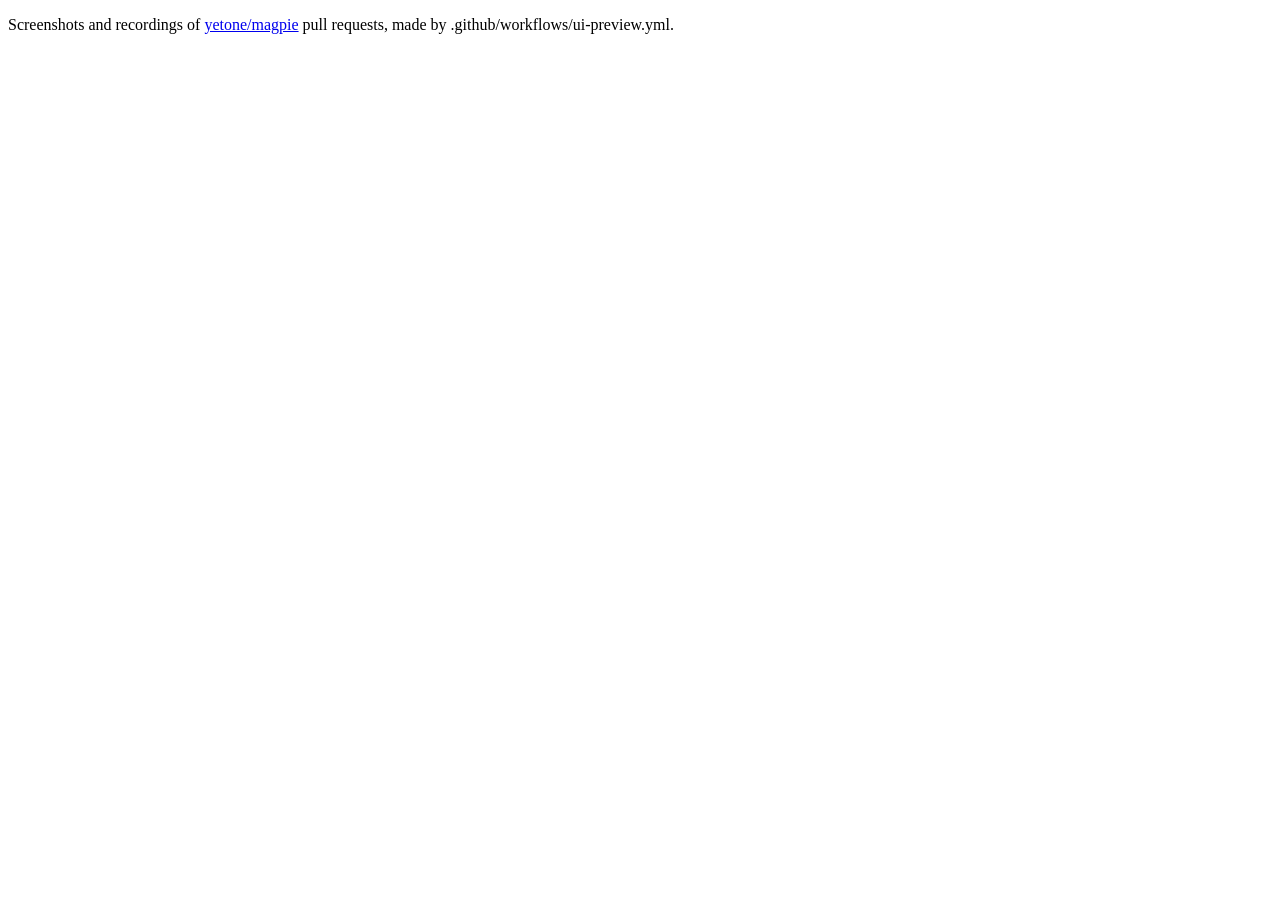
<file: index.html>
<!doctype html><meta charset="utf-8"><title>magpie UI previews</title><p>Screenshots and recordings of <a href="https://github.com/yetone/magpie/pulls">yetone/magpie</a> pull requests, made by .github/workflows/ui-preview.yml.</p>
</file>
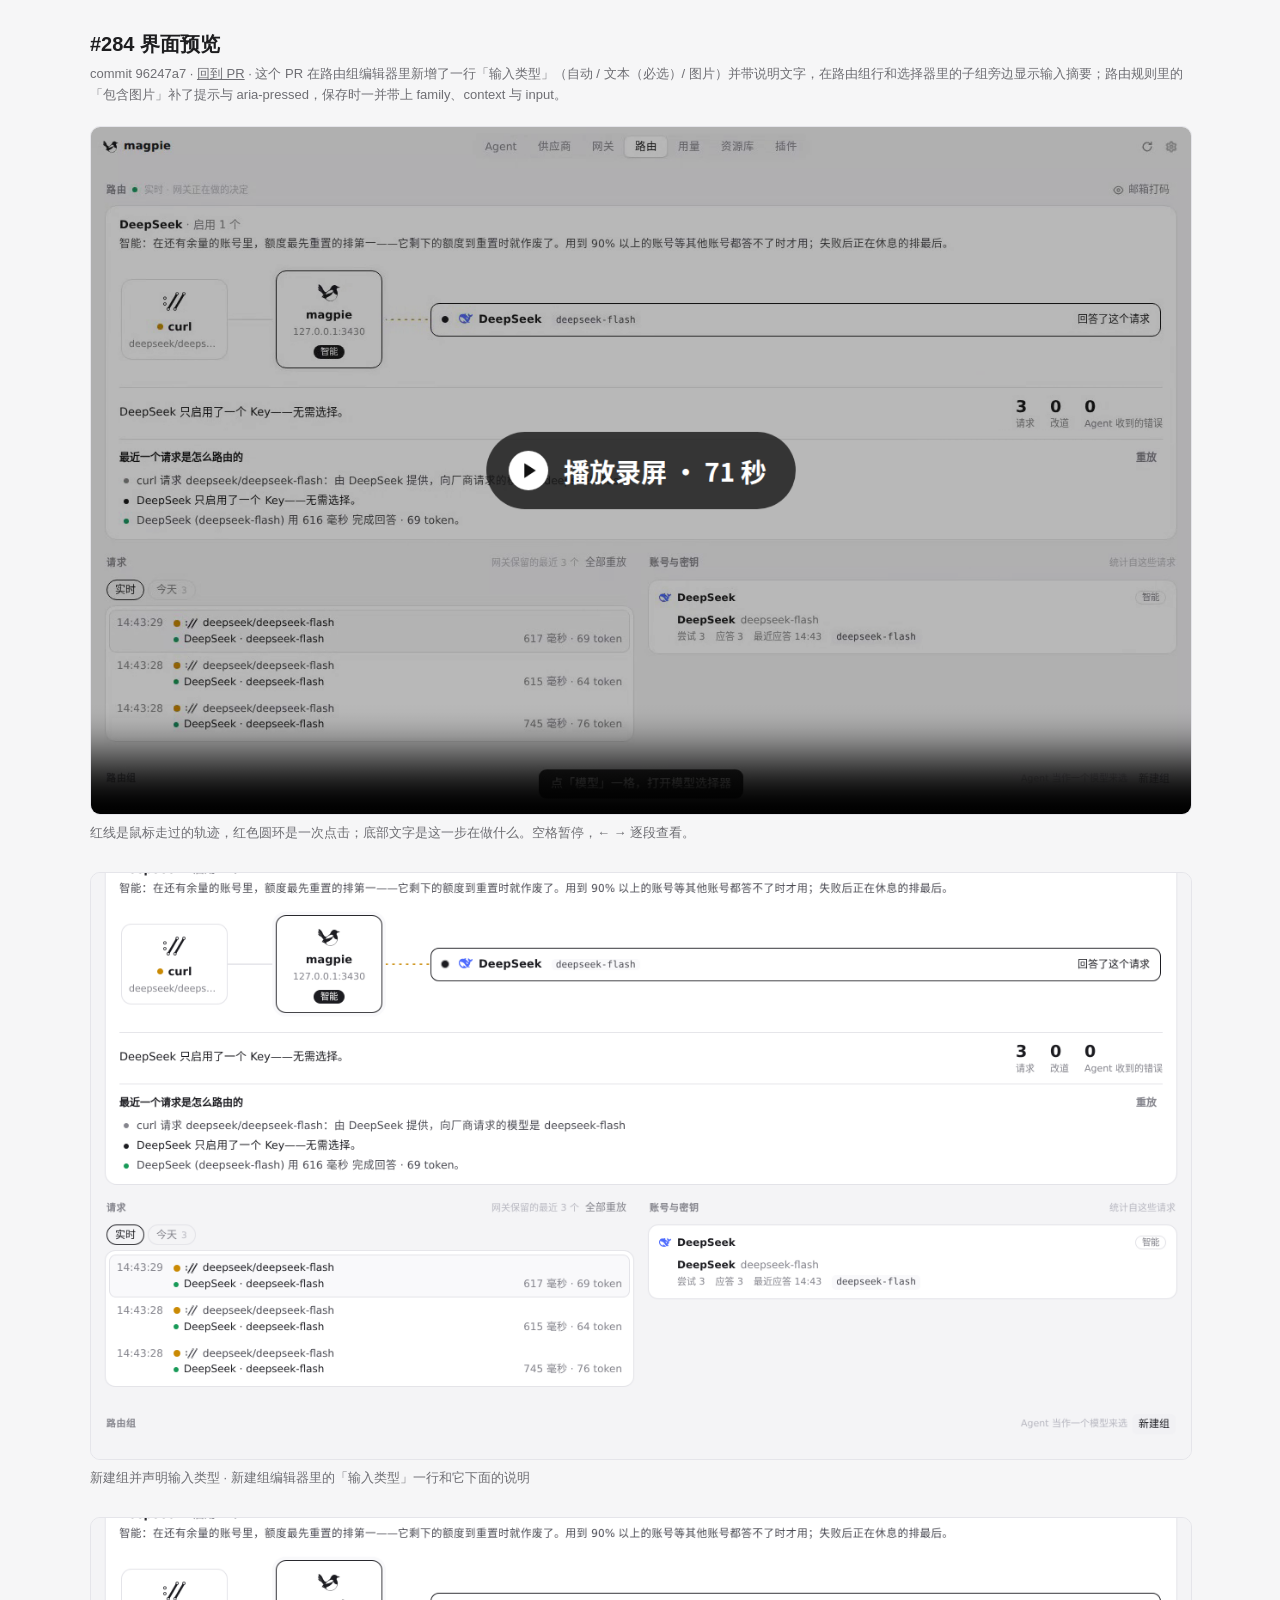
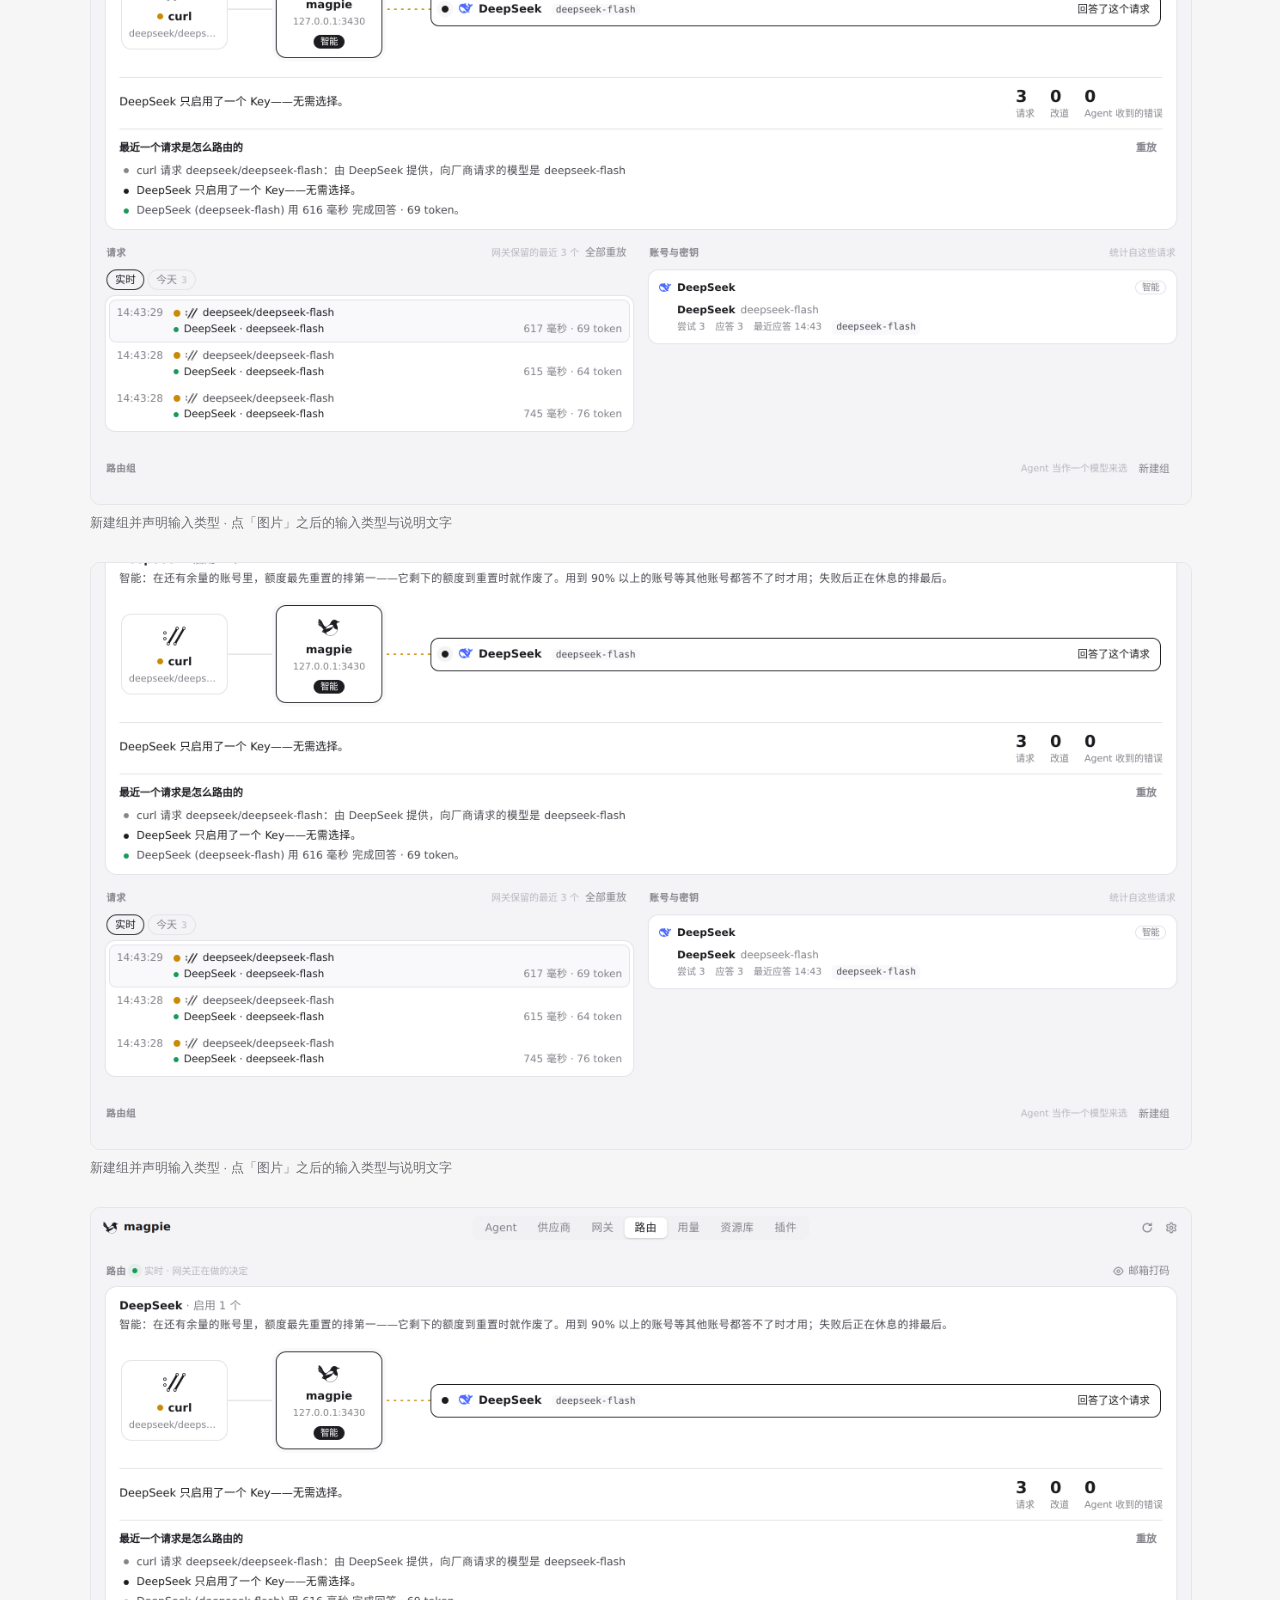
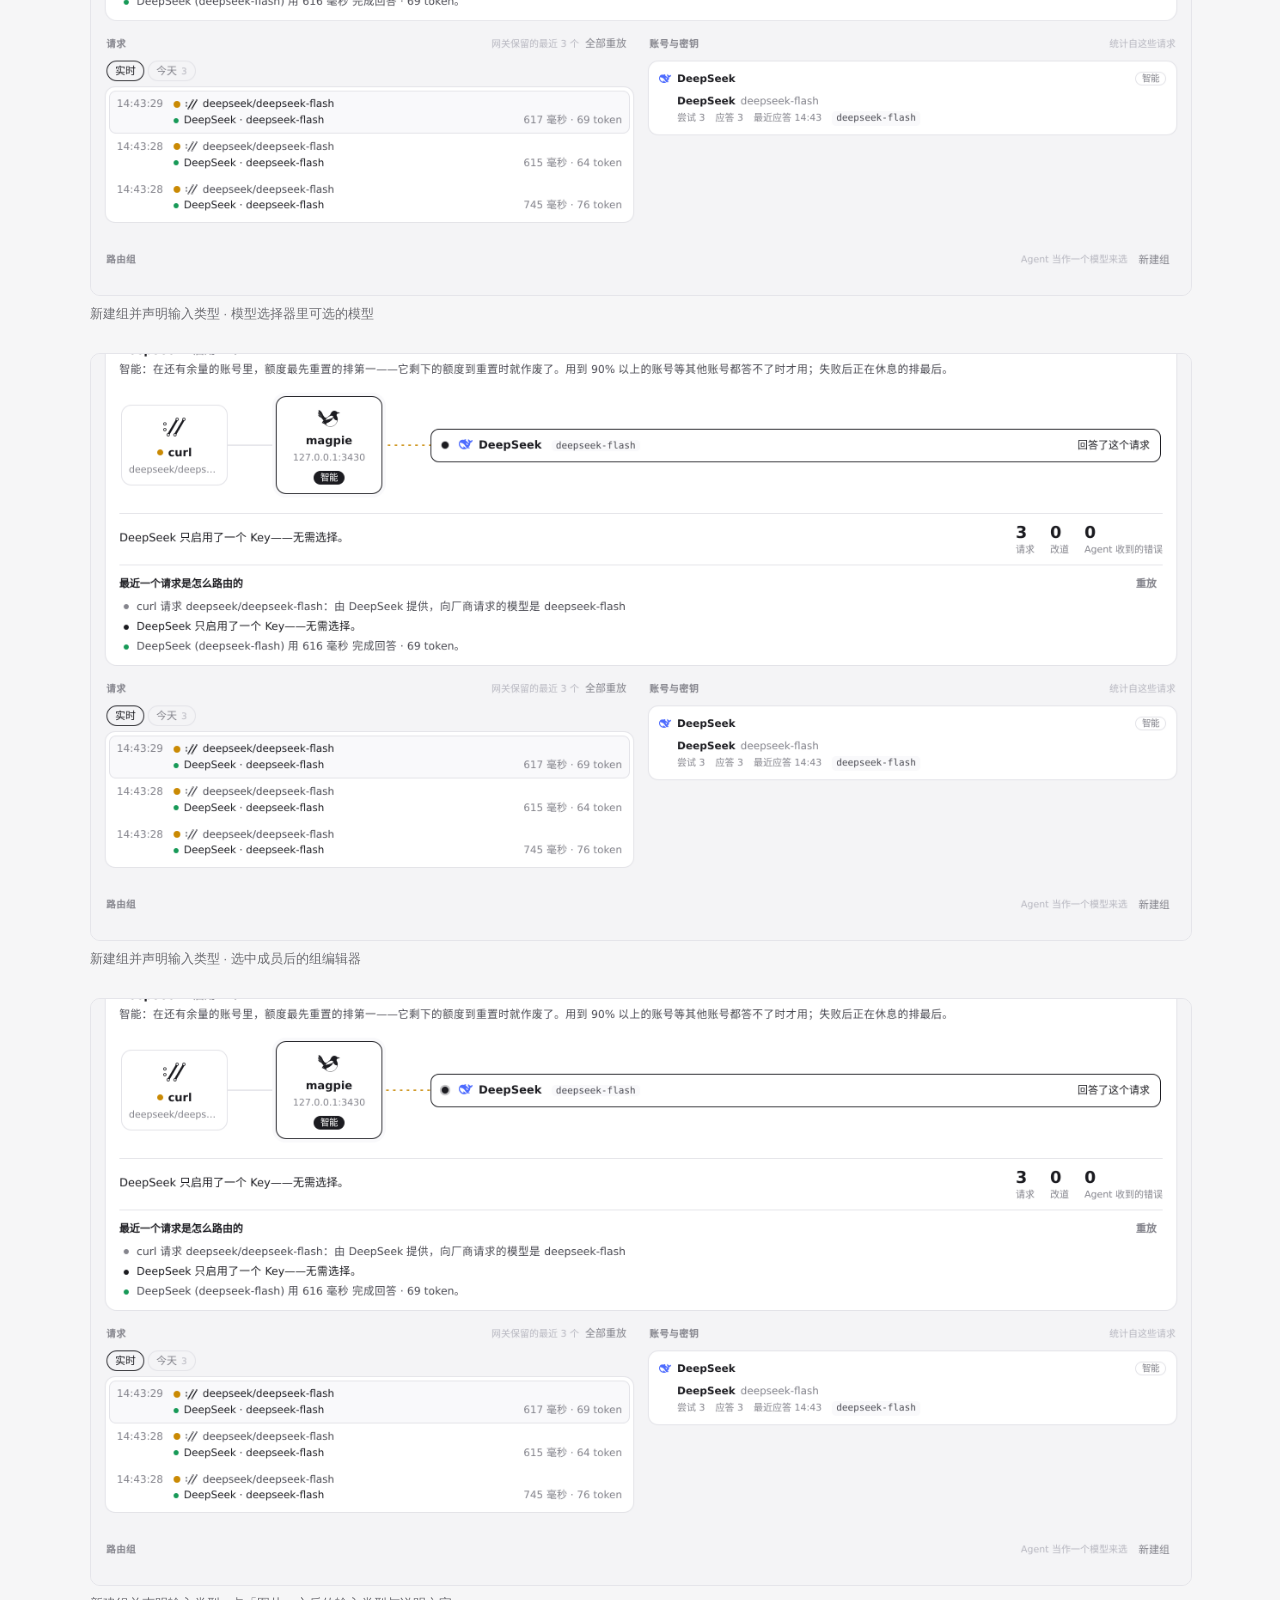
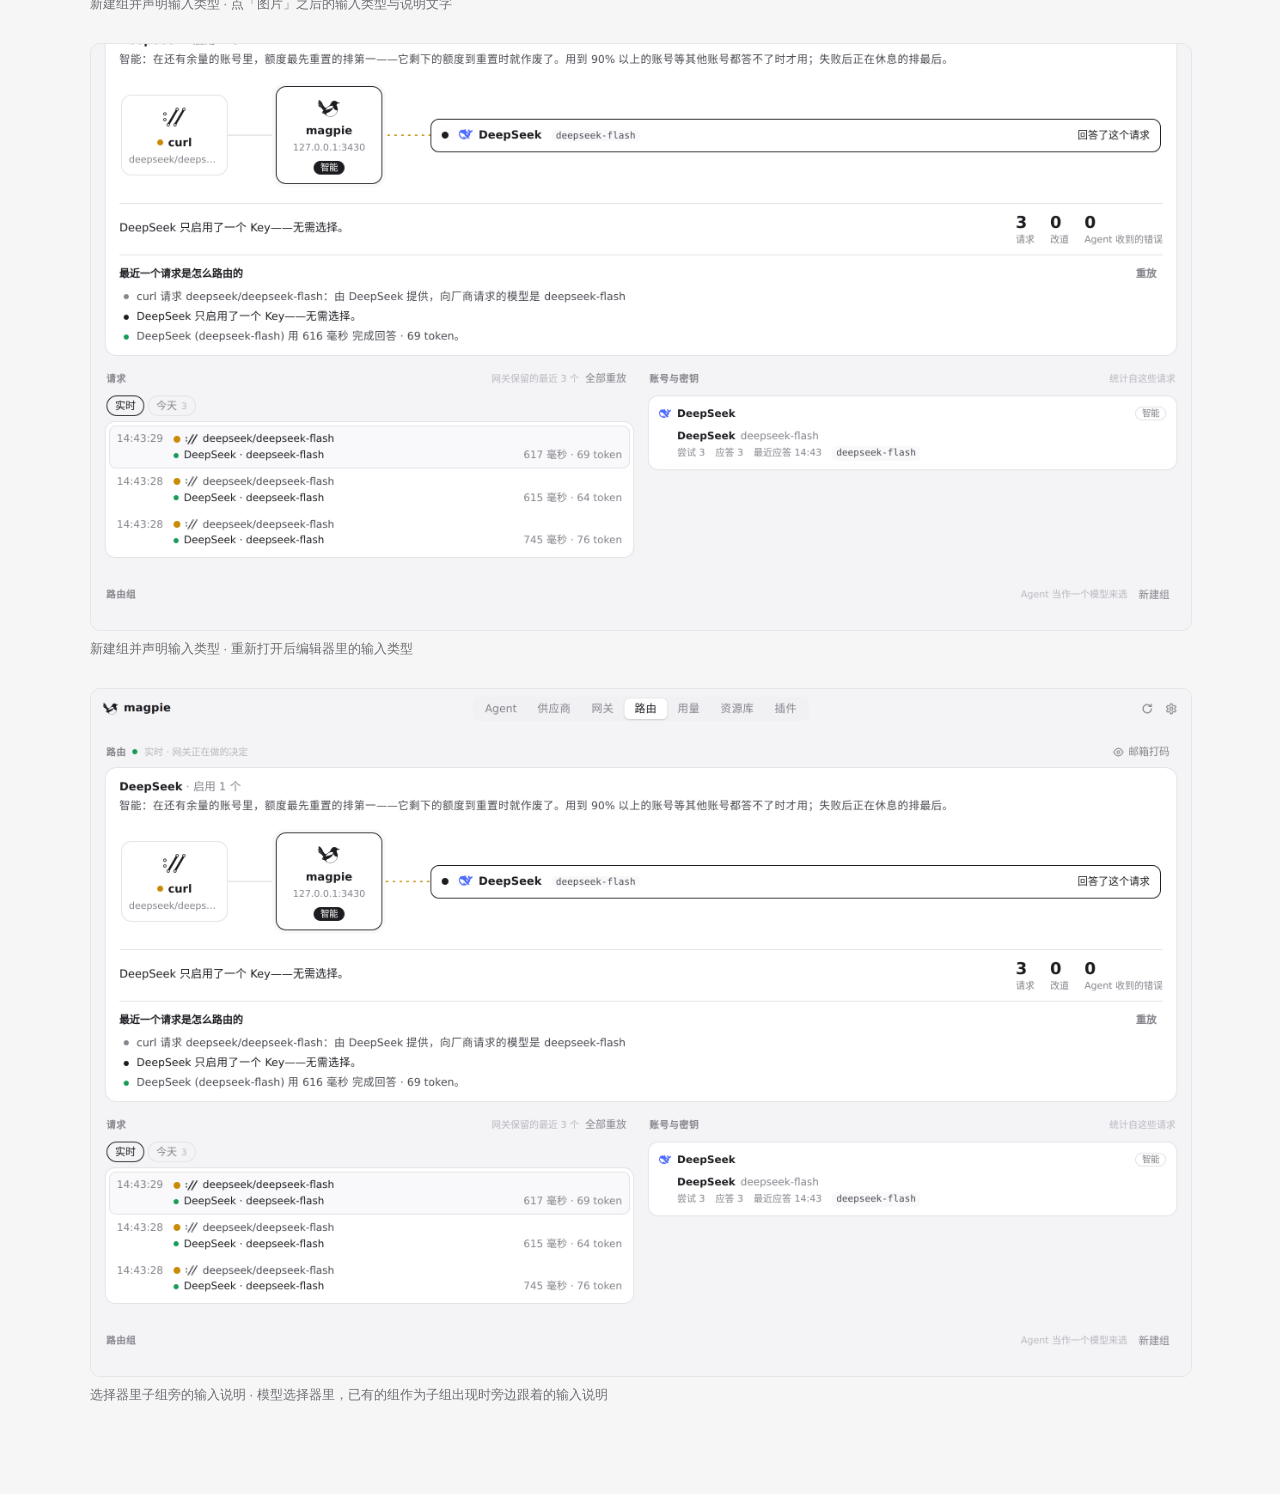
<file: pr-284/96247a7/index.html>
<!doctype html><html lang="zh"><meta charset="utf-8"><meta name="viewport" content="width=device-width,initial-scale=1">
<title>#284 界面预览 · 96247a7</title>
<style>:root{color-scheme:light dark;--bg:#f6f6f7;--fg:#1d1d1f;--muted:#6e6e73;--card:#fff;--line:#e5e5ea}
@media (prefers-color-scheme:dark){:root{--bg:#111113;--fg:#f2f2f4;--muted:#9a9aa0;--card:#1c1c1f;--line:#2c2c30}}
body{margin:0;background:var(--bg);color:var(--fg);font:15px/1.6 -apple-system,"Segoe UI","PingFang SC","Noto Sans CJK SC",sans-serif}
main{max-width:1100px;margin:0 auto;padding:28px 16px 60px}h1{font-size:20px;margin:0 0 4px}.m{color:var(--muted);font-size:13px;margin:0 0 20px}
video,img{display:block;width:100%;border-radius:10px;border:1px solid var(--line);background:var(--card)}figure{margin:0 0 28px}figcaption{color:var(--muted);font-size:13px;margin-top:8px}
a{color:inherit}</style>
<main><h1>#284 界面预览</h1><p class="m">commit 96247a7 · <a href="https://github.com/yetone/magpie/pull/284">回到 PR</a> · 这个 PR 在路由组编辑器里新增了一行「输入类型」（自动 / 文本（必选）/ 图片）并带说明文字，在路由组行和选择器里的子组旁边显示输入摘要；路由规则里的「包含图片」补了提示与 aria-pressed，保存时一并带上 family、context 与 input。</p>
<figure><video src="preview.mp4" controls autoplay muted playsinline poster="poster.png"></video><figcaption>红线是鼠标走过的轨迹，红色圆环是一次点击；底部文字是这一步在做什么。空格暂停，← → 逐段查看。</figcaption></figure>
<figure><img src="01-group-editor-input-auto.png" alt="新建组编辑器里的「输入类型」一行和它下面的说明"><figcaption>新建组并声明输入类型 · 新建组编辑器里的「输入类型」一行和它下面的说明</figcaption></figure>
<figure><img src="02-group-editor-input-image.png" alt="点「图片」之后的输入类型与说明文字"><figcaption>新建组并声明输入类型 · 点「图片」之后的输入类型与说明文字</figcaption></figure>
<figure><img src="04-group-editor-input-image.png" alt="点「图片」之后的输入类型与说明文字"><figcaption>新建组并声明输入类型 · 点「图片」之后的输入类型与说明文字</figcaption></figure>
<figure><img src="06-group-member-picker.png" alt="模型选择器里可选的模型"><figcaption>新建组并声明输入类型 · 模型选择器里可选的模型</figcaption></figure>
<figure><img src="07-group-editor-after-member.png" alt="选中成员后的组编辑器"><figcaption>新建组并声明输入类型 · 选中成员后的组编辑器</figcaption></figure>
<figure><img src="08-group-editor-input-image.png" alt="点「图片」之后的输入类型与说明文字"><figcaption>新建组并声明输入类型 · 点「图片」之后的输入类型与说明文字</figcaption></figure>
<figure><img src="10-group-editor-reopened.png" alt="重新打开后编辑器里的输入类型"><figcaption>新建组并声明输入类型 · 重新打开后编辑器里的输入类型</figcaption></figure>
<figure><img src="11-picker-subgroup-input-note.png" alt="模型选择器里，已有的组作为子组出现时旁边跟着的输入说明"><figcaption>选择器里子组旁的输入说明 · 模型选择器里，已有的组作为子组出现时旁边跟着的输入说明</figcaption></figure>
</main></html>
</file>
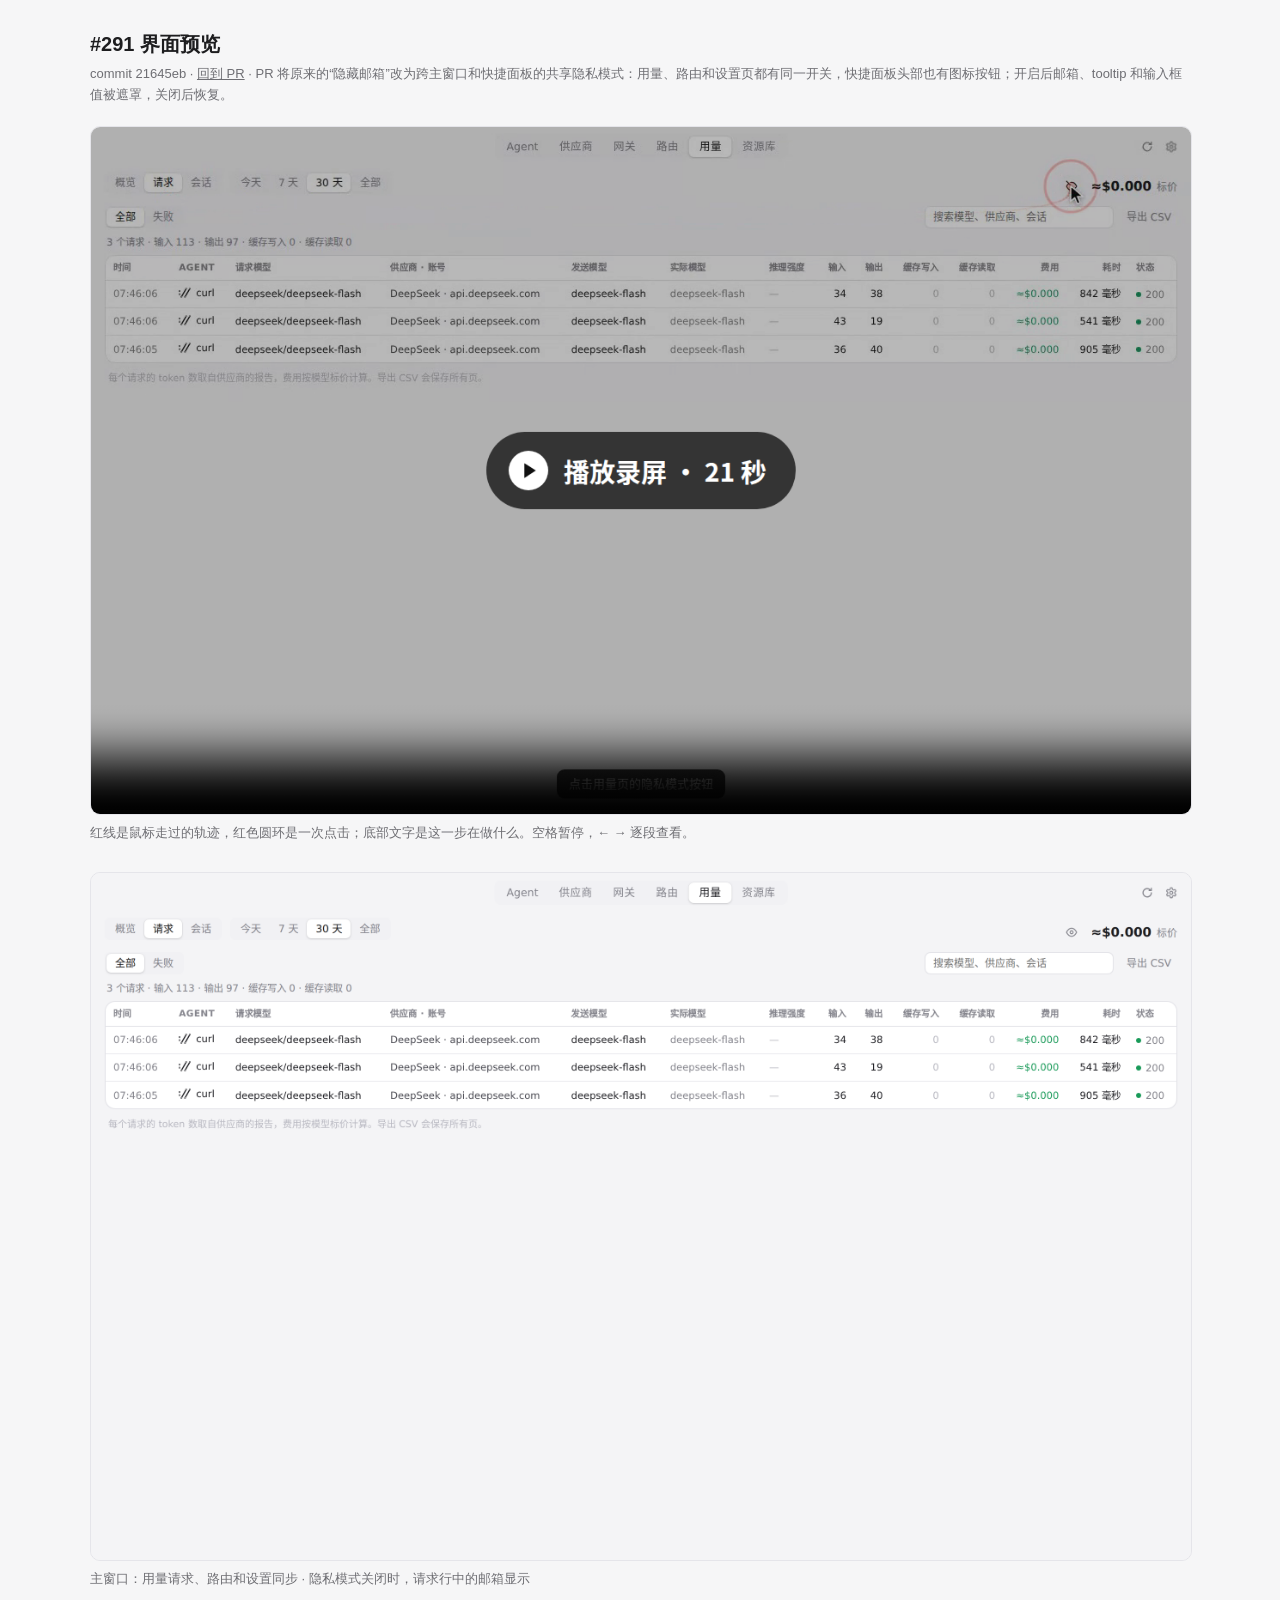
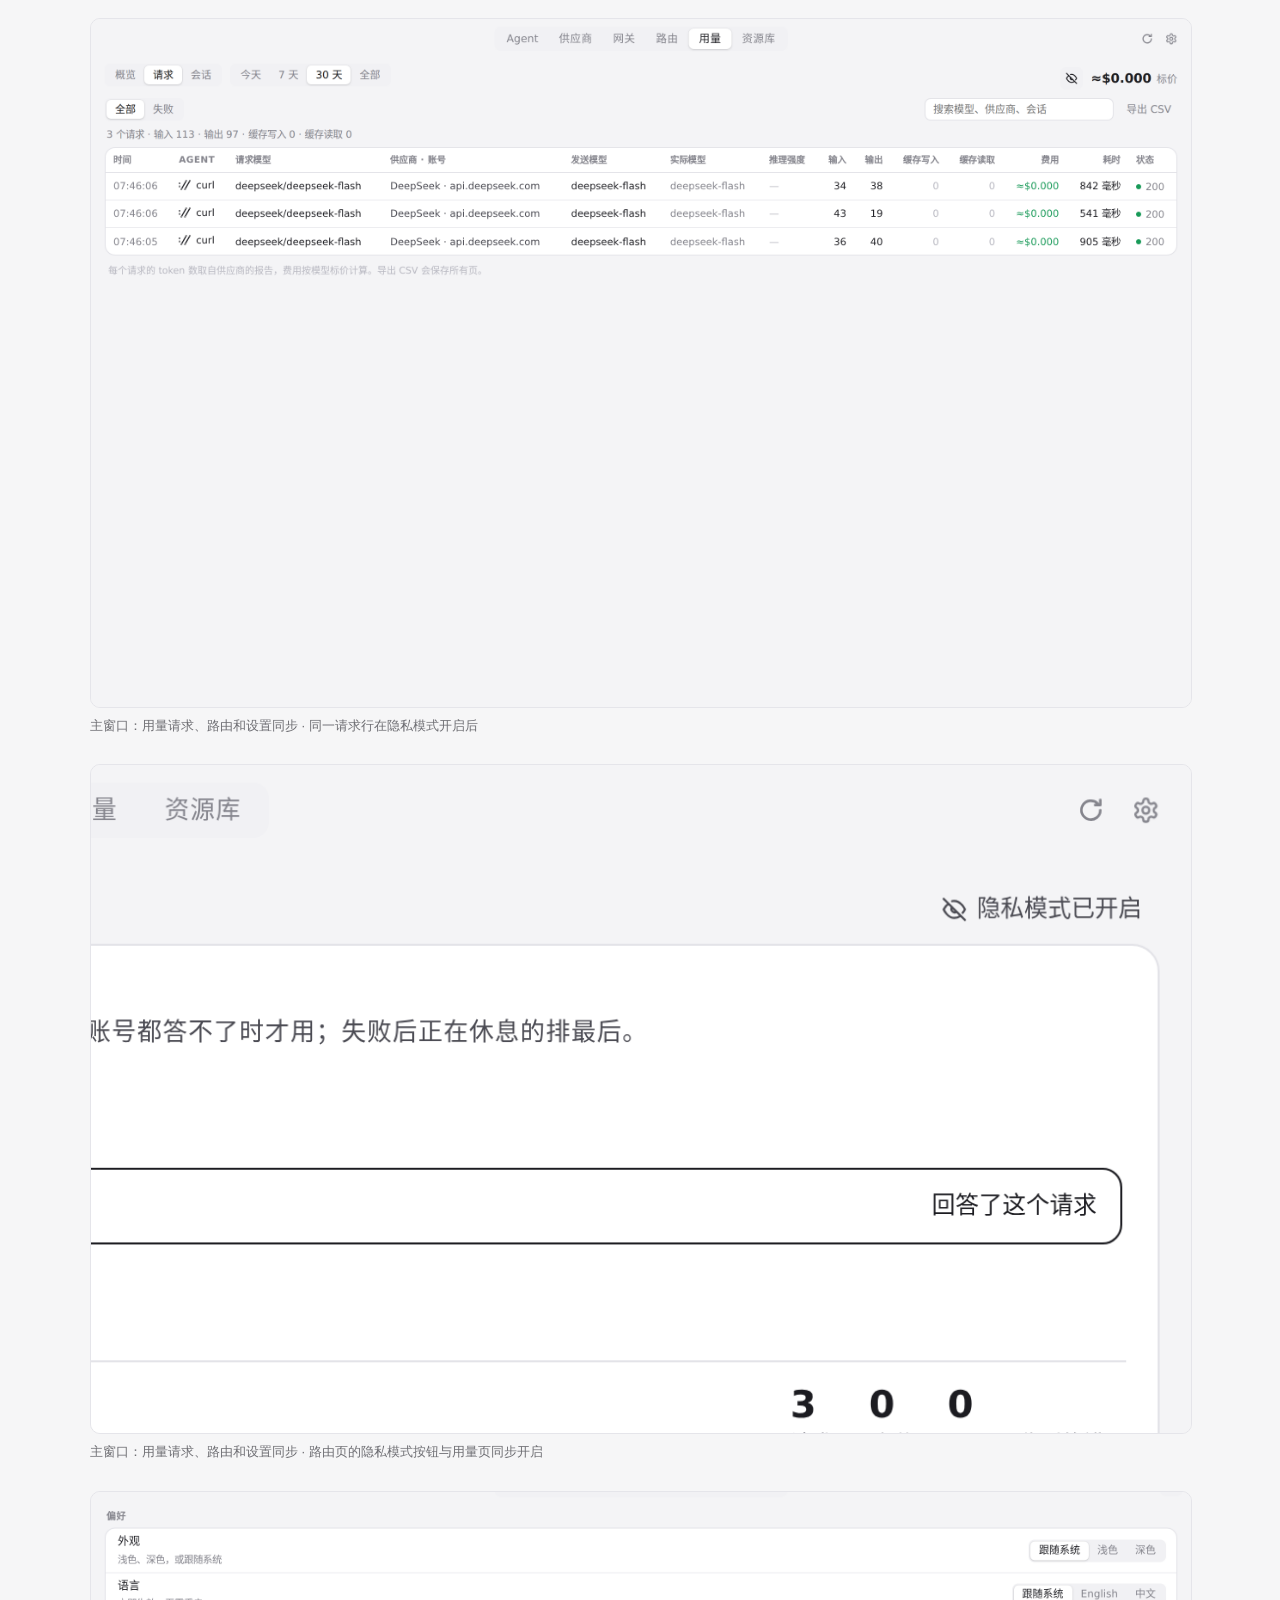
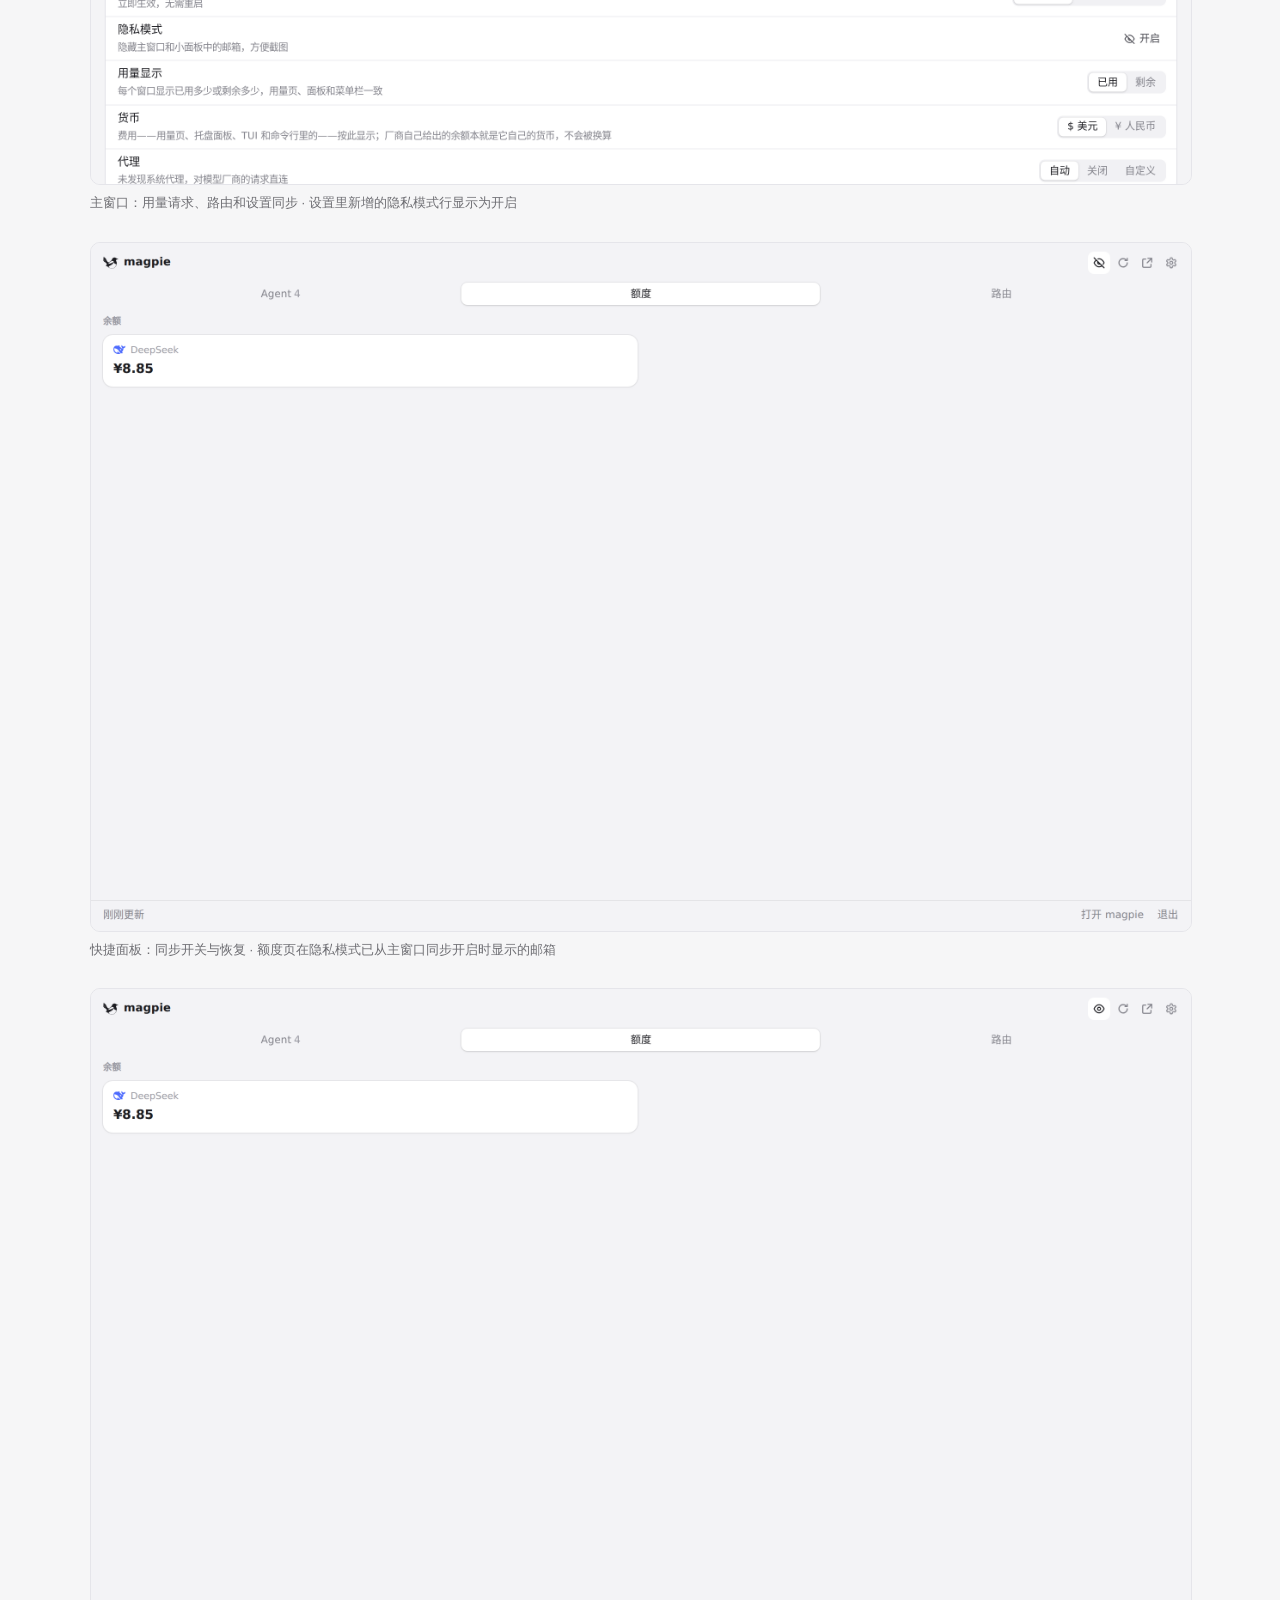
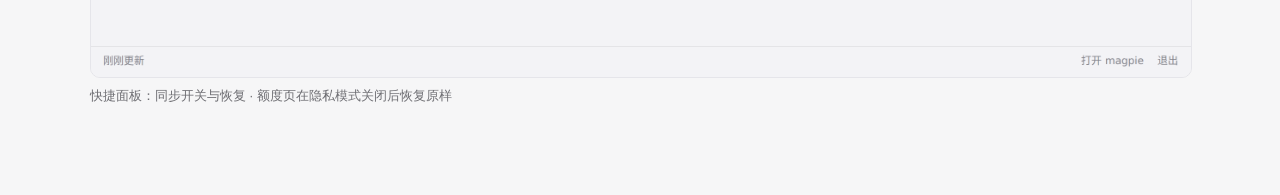
<file: pr-291/21645eb/index.html>
<!doctype html><html lang="zh"><meta charset="utf-8"><meta name="viewport" content="width=device-width,initial-scale=1">
<title>#291 界面预览 · 21645eb</title>
<style>:root{color-scheme:light dark;--bg:#f6f6f7;--fg:#1d1d1f;--muted:#6e6e73;--card:#fff;--line:#e5e5ea}
@media (prefers-color-scheme:dark){:root{--bg:#111113;--fg:#f2f2f4;--muted:#9a9aa0;--card:#1c1c1f;--line:#2c2c30}}
body{margin:0;background:var(--bg);color:var(--fg);font:15px/1.6 -apple-system,"Segoe UI","PingFang SC","Noto Sans CJK SC",sans-serif}
main{max-width:1100px;margin:0 auto;padding:28px 16px 60px}h1{font-size:20px;margin:0 0 4px}.m{color:var(--muted);font-size:13px;margin:0 0 20px}
video,img{display:block;width:100%;border-radius:10px;border:1px solid var(--line);background:var(--card)}figure{margin:0 0 28px}figcaption{color:var(--muted);font-size:13px;margin-top:8px}
a{color:inherit}</style>
<main><h1>#291 界面预览</h1><p class="m">commit 21645eb · <a href="https://github.com/yetone/magpie/pull/291">回到 PR</a> · PR 将原来的“隐藏邮箱”改为跨主窗口和快捷面板的共享隐私模式：用量、路由和设置页都有同一开关，快捷面板头部也有图标按钮；开启后邮箱、tooltip 和输入框值被遮罩，关闭后恢复。</p>
<figure><video src="preview.mp4" controls autoplay muted playsinline poster="poster.png"></video><figcaption>红线是鼠标走过的轨迹，红色圆环是一次点击；底部文字是这一步在做什么。空格暂停，← → 逐段查看。</figcaption></figure>
<figure><img src="01-usage-requests-privacy-off.png" alt="隐私模式关闭时，请求行中的邮箱显示"><figcaption>主窗口：用量请求、路由和设置同步 · 隐私模式关闭时，请求行中的邮箱显示</figcaption></figure>
<figure><img src="02-usage-requests-privacy-on.png" alt="同一请求行在隐私模式开启后"><figcaption>主窗口：用量请求、路由和设置同步 · 同一请求行在隐私模式开启后</figcaption></figure>
<figure><img src="03-routing-privacy-on.png" alt="路由页的隐私模式按钮与用量页同步开启"><figcaption>主窗口：用量请求、路由和设置同步 · 路由页的隐私模式按钮与用量页同步开启</figcaption></figure>
<figure><img src="04-settings-privacy-on.png" alt="设置里新增的隐私模式行显示为开启"><figcaption>主窗口：用量请求、路由和设置同步 · 设置里新增的隐私模式行显示为开启</figcaption></figure>
<figure><img src="05-panel-usage-privacy-on.png" alt="额度页在隐私模式已从主窗口同步开启时显示的邮箱"><figcaption>快捷面板：同步开关与恢复 · 额度页在隐私模式已从主窗口同步开启时显示的邮箱</figcaption></figure>
<figure><img src="06-panel-usage-privacy-off.png" alt="额度页在隐私模式关闭后恢复原样"><figcaption>快捷面板：同步开关与恢复 · 额度页在隐私模式关闭后恢复原样</figcaption></figure>
</main></html>
</file>
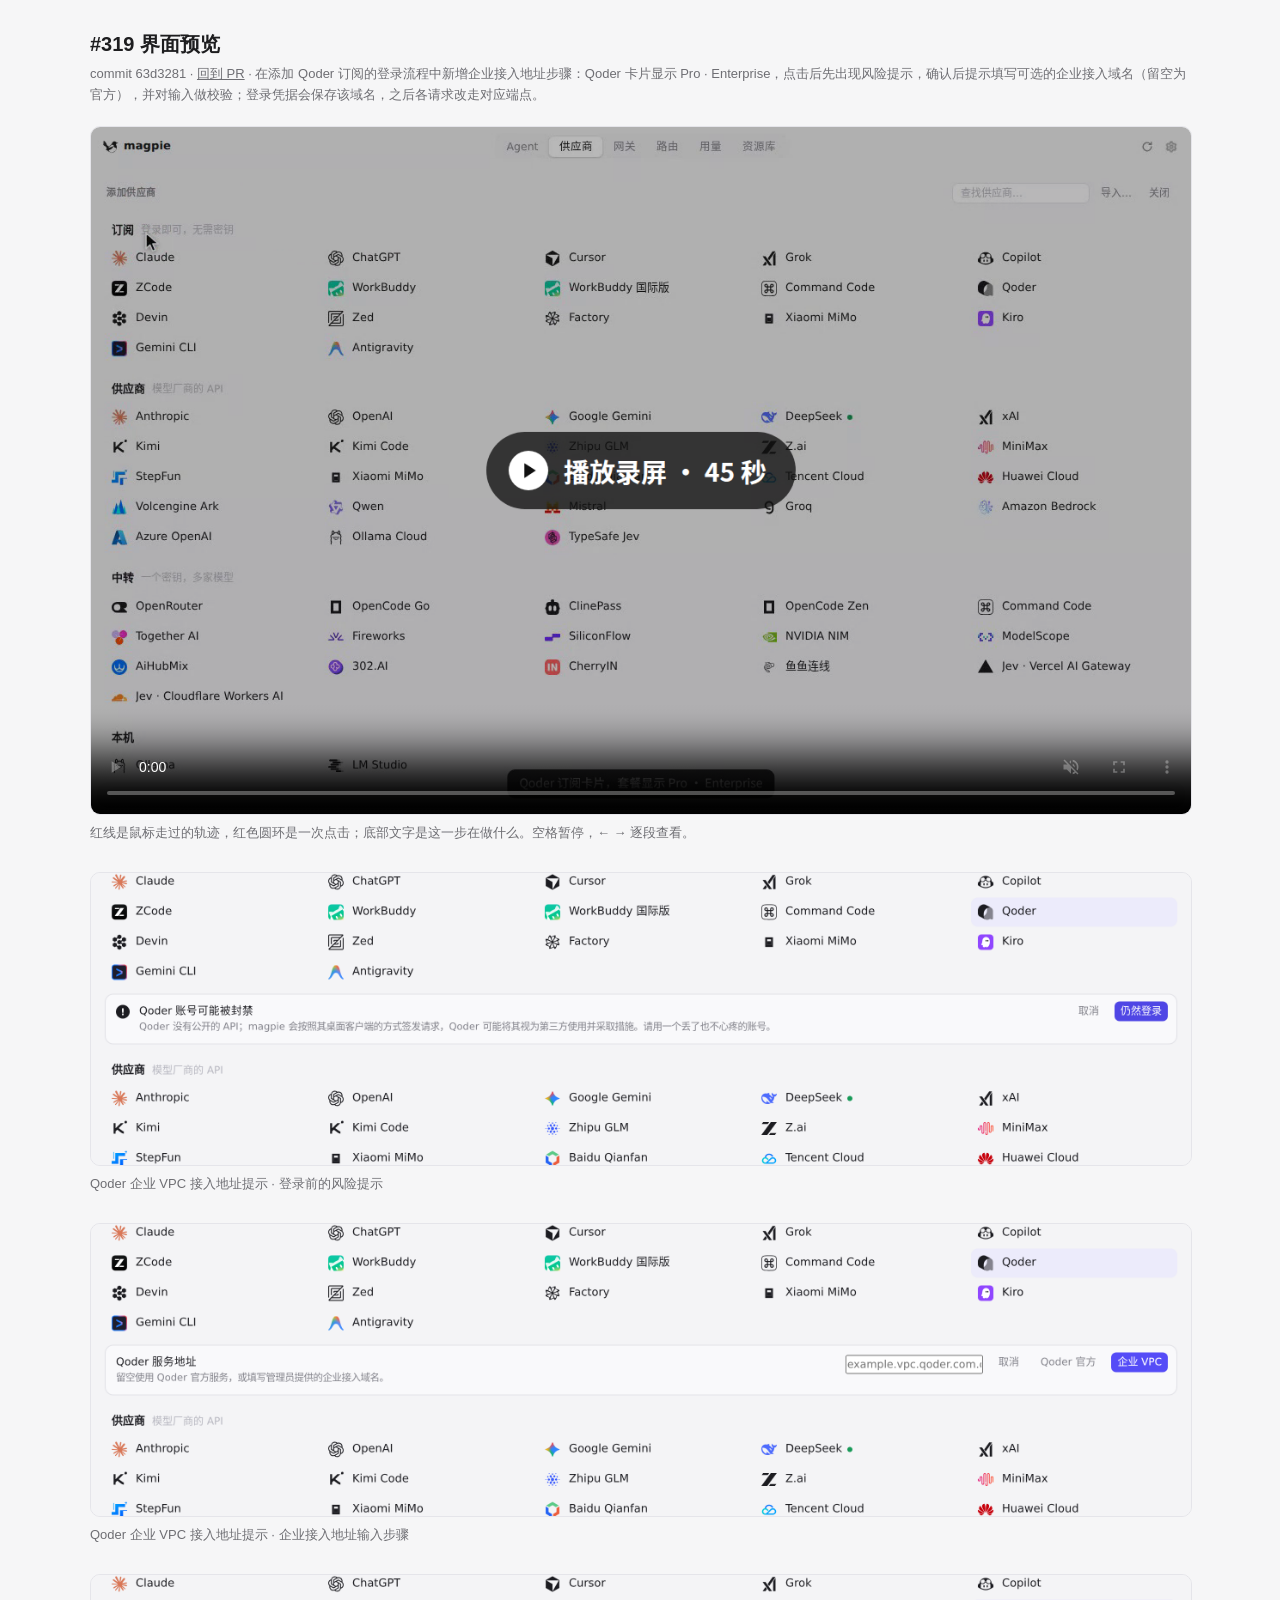
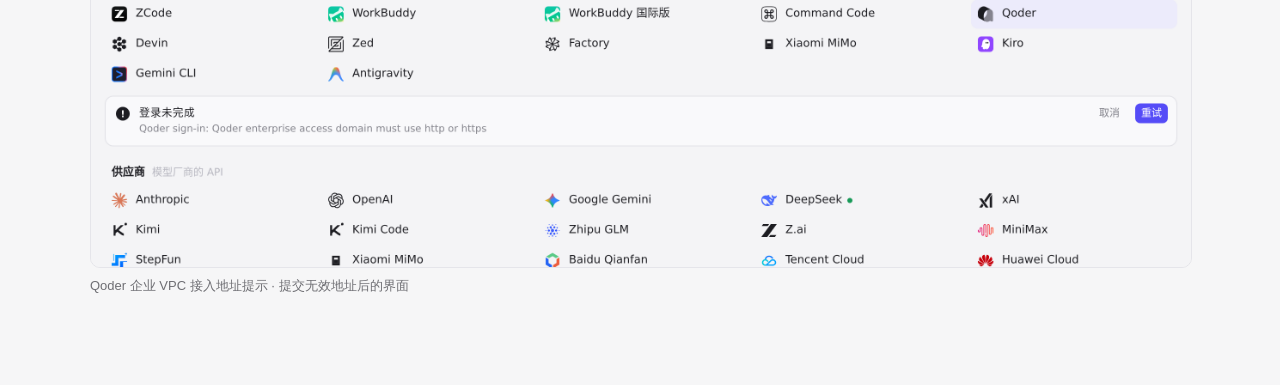
<file: pr-319/63d3281/index.html>
<!doctype html><html lang="zh"><meta charset="utf-8"><meta name="viewport" content="width=device-width,initial-scale=1">
<title>#319 界面预览 · 63d3281</title>
<style>:root{color-scheme:light dark;--bg:#f6f6f7;--fg:#1d1d1f;--muted:#6e6e73;--card:#fff;--line:#e5e5ea}
@media (prefers-color-scheme:dark){:root{--bg:#111113;--fg:#f2f2f4;--muted:#9a9aa0;--card:#1c1c1f;--line:#2c2c30}}
body{margin:0;background:var(--bg);color:var(--fg);font:15px/1.6 -apple-system,"Segoe UI","PingFang SC","Noto Sans CJK SC",sans-serif}
main{max-width:1100px;margin:0 auto;padding:28px 16px 60px}h1{font-size:20px;margin:0 0 4px}.m{color:var(--muted);font-size:13px;margin:0 0 20px}
video,img{display:block;width:100%;border-radius:10px;border:1px solid var(--line);background:var(--card)}figure{margin:0 0 28px}figcaption{color:var(--muted);font-size:13px;margin-top:8px}
a{color:inherit}</style>
<main><h1>#319 界面预览</h1><p class="m">commit 63d3281 · <a href="https://github.com/yetone/magpie/pull/319">回到 PR</a> · 在添加 Qoder 订阅的登录流程中新增企业接入地址步骤：Qoder 卡片显示 Pro · Enterprise，点击后先出现风险提示，确认后提示填写可选的企业接入域名（留空为官方），并对输入做校验；登录凭据会保存该域名，之后各请求改走对应端点。</p>
<figure><video src="preview.mp4" controls autoplay muted playsinline poster="poster.png"></video><figcaption>红线是鼠标走过的轨迹，红色圆环是一次点击；底部文字是这一步在做什么。空格暂停，← → 逐段查看。</figcaption></figure>
<figure><img src="02-qoder-risk-prompt.png" alt="登录前的风险提示"><figcaption>Qoder 企业 VPC 接入地址提示 · 登录前的风险提示</figcaption></figure>
<figure><img src="03-qoder-endpoint-prompt.png" alt="企业接入地址输入步骤"><figcaption>Qoder 企业 VPC 接入地址提示 · 企业接入地址输入步骤</figcaption></figure>
<figure><img src="04-qoder-endpoint-invalid.png" alt="提交无效地址后的界面"><figcaption>Qoder 企业 VPC 接入地址提示 · 提交无效地址后的界面</figcaption></figure>
</main></html>
</file>
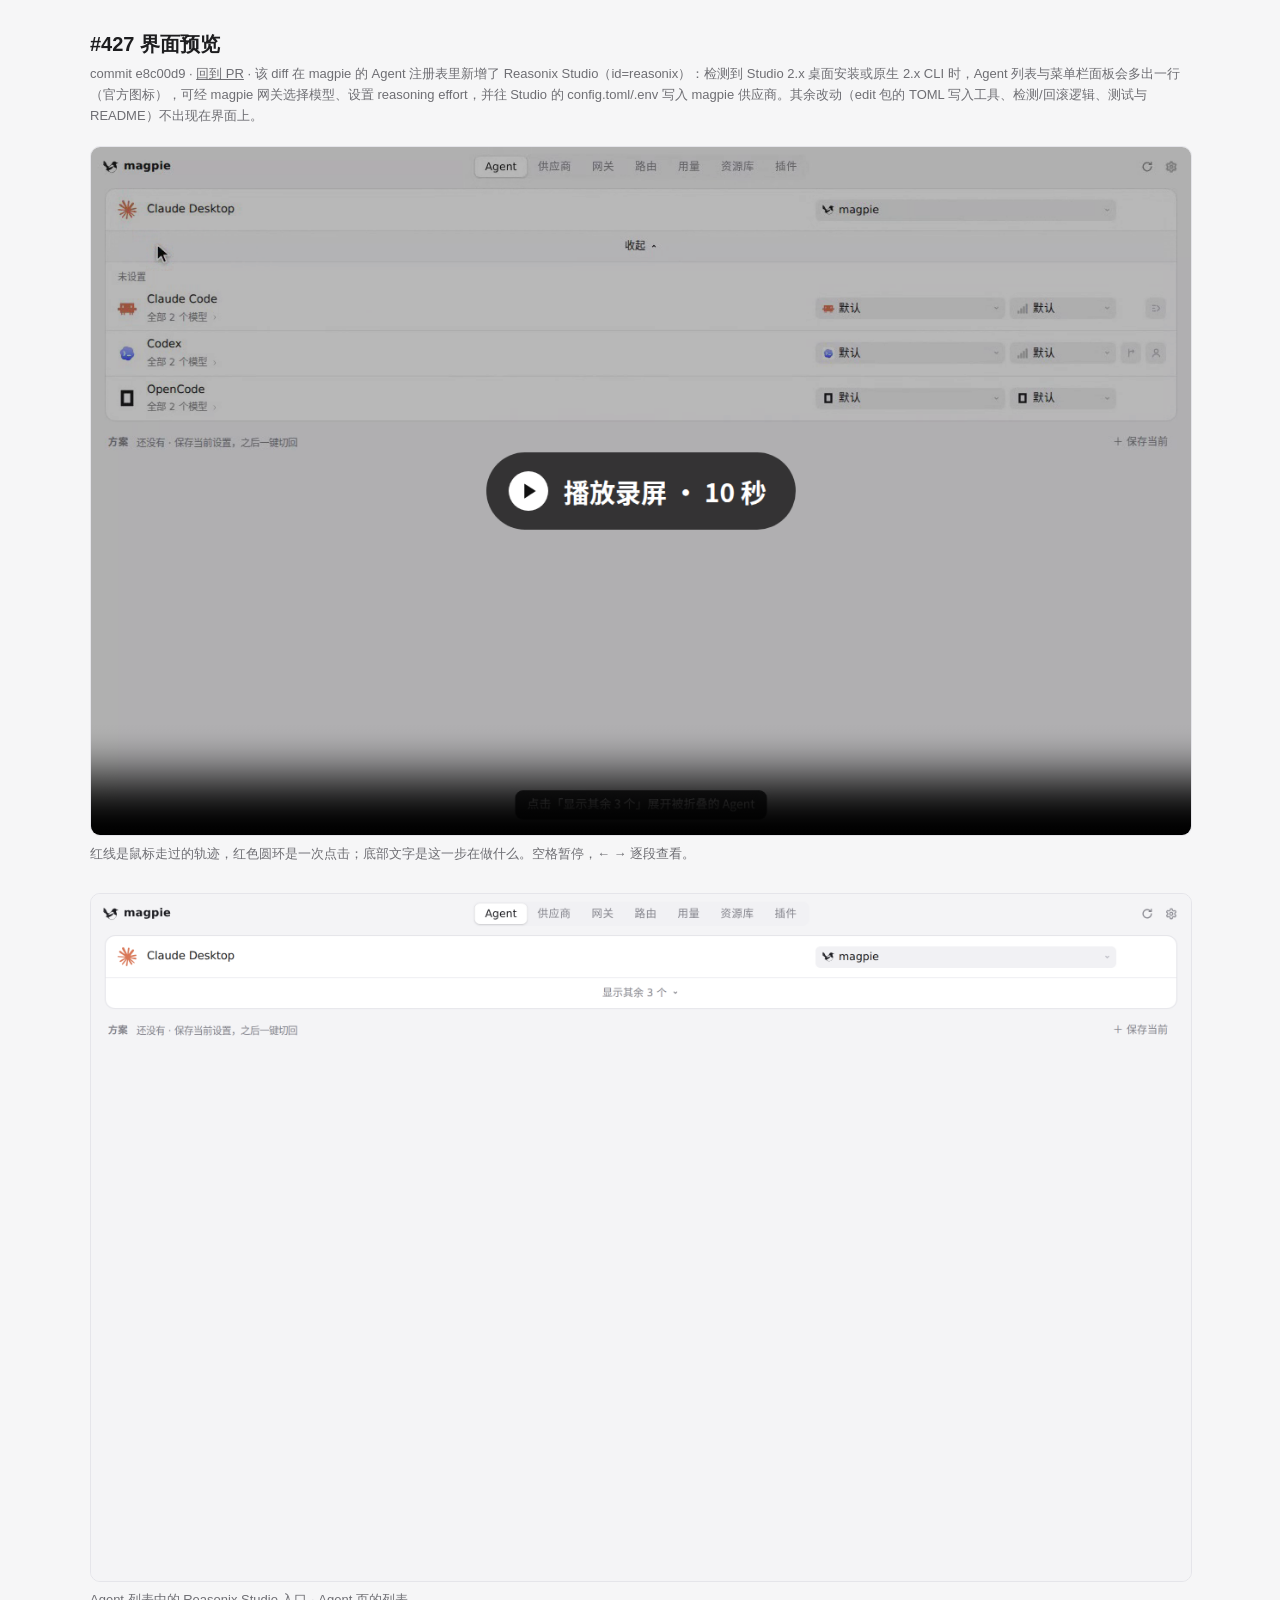
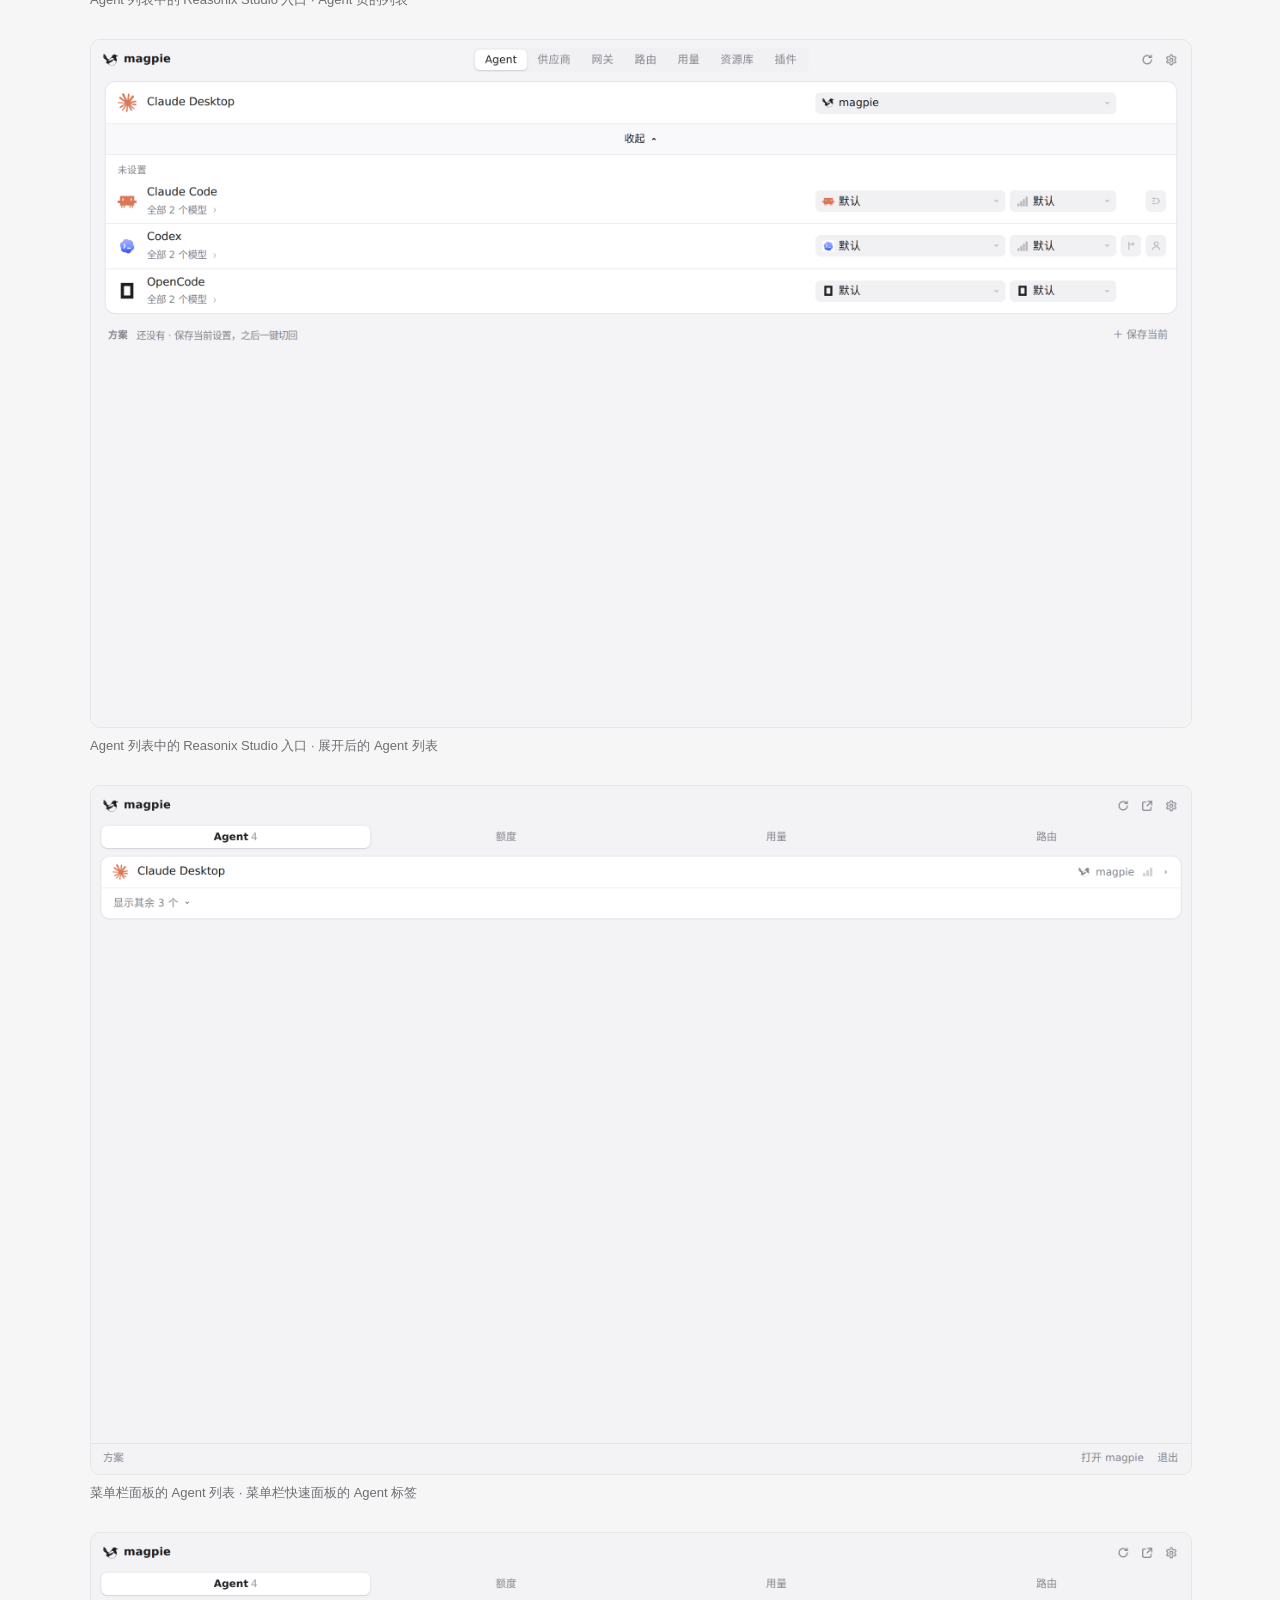
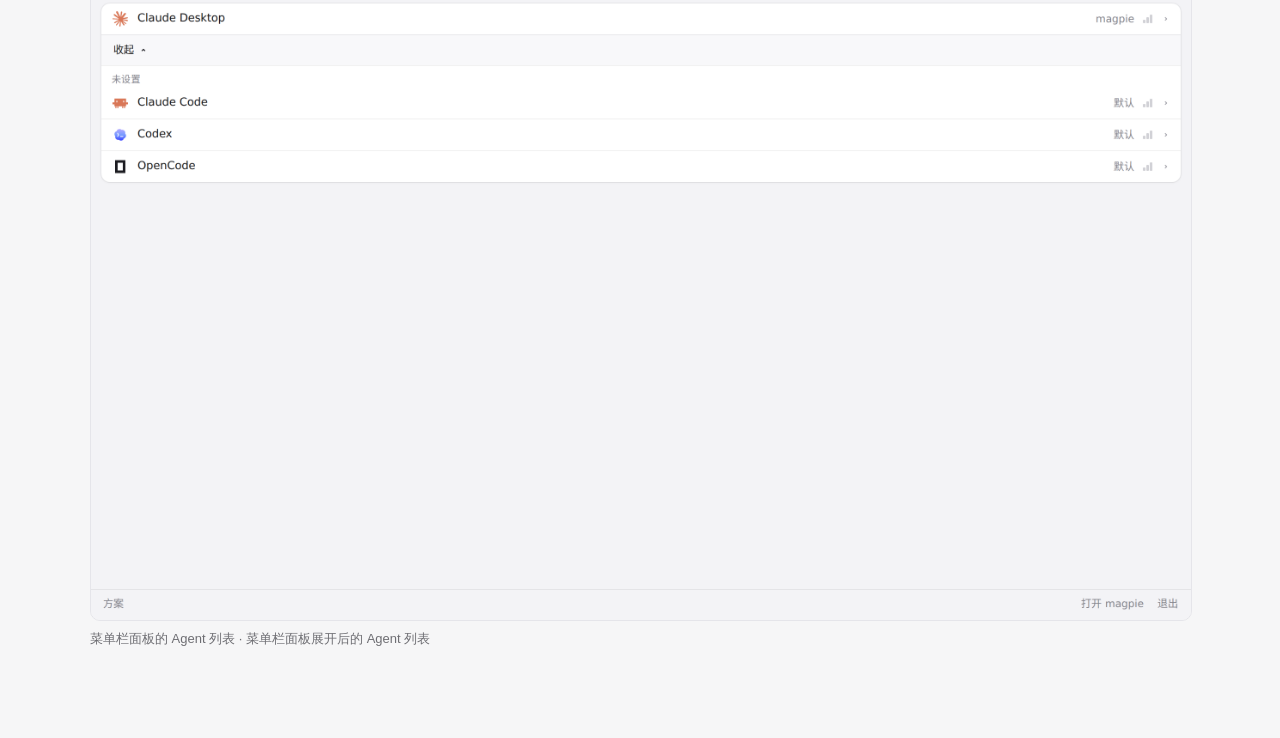
<file: pr-427/e8c00d9/index.html>
<!doctype html><html lang="zh"><meta charset="utf-8"><meta name="viewport" content="width=device-width,initial-scale=1">
<title>#427 界面预览 · e8c00d9</title>
<style>:root{color-scheme:light dark;--bg:#f6f6f7;--fg:#1d1d1f;--muted:#6e6e73;--card:#fff;--line:#e5e5ea}
@media (prefers-color-scheme:dark){:root{--bg:#111113;--fg:#f2f2f4;--muted:#9a9aa0;--card:#1c1c1f;--line:#2c2c30}}
body{margin:0;background:var(--bg);color:var(--fg);font:15px/1.6 -apple-system,"Segoe UI","PingFang SC","Noto Sans CJK SC",sans-serif}
main{max-width:1100px;margin:0 auto;padding:28px 16px 60px}h1{font-size:20px;margin:0 0 4px}.m{color:var(--muted);font-size:13px;margin:0 0 20px}
video,img{display:block;width:100%;border-radius:10px;border:1px solid var(--line);background:var(--card)}figure{margin:0 0 28px}figcaption{color:var(--muted);font-size:13px;margin-top:8px}
a{color:inherit}</style>
<main><h1>#427 界面预览</h1><p class="m">commit e8c00d9 · <a href="https://github.com/yetone/magpie/pull/427">回到 PR</a> · 该 diff 在 magpie 的 Agent 注册表里新增了 Reasonix Studio（id=reasonix）：检测到 Studio 2.x 桌面安装或原生 2.x CLI 时，Agent 列表与菜单栏面板会多出一行（官方图标），可经 magpie 网关选择模型、设置 reasoning effort，并往 Studio 的 config.toml/.env 写入 magpie 供应商。其余改动（edit 包的 TOML 写入工具、检测/回滚逻辑、测试与 README）不出现在界面上。</p>
<figure><video src="preview.mp4" controls autoplay muted playsinline poster="poster.png"></video><figcaption>红线是鼠标走过的轨迹，红色圆环是一次点击；底部文字是这一步在做什么。空格暂停，← → 逐段查看。</figcaption></figure>
<figure><img src="01-agents-list.png" alt="Agent 页的列表"><figcaption>Agent 列表中的 Reasonix Studio 入口 · Agent 页的列表</figcaption></figure>
<figure><img src="02-agents-all.png" alt="展开后的 Agent 列表"><figcaption>Agent 列表中的 Reasonix Studio 入口 · 展开后的 Agent 列表</figcaption></figure>
<figure><img src="03-panel-agents.png" alt="菜单栏快速面板的 Agent 标签"><figcaption>菜单栏面板的 Agent 列表 · 菜单栏快速面板的 Agent 标签</figcaption></figure>
<figure><img src="04-panel-agents-all.png" alt="菜单栏面板展开后的 Agent 列表"><figcaption>菜单栏面板的 Agent 列表 · 菜单栏面板展开后的 Agent 列表</figcaption></figure>
</main></html>
</file>
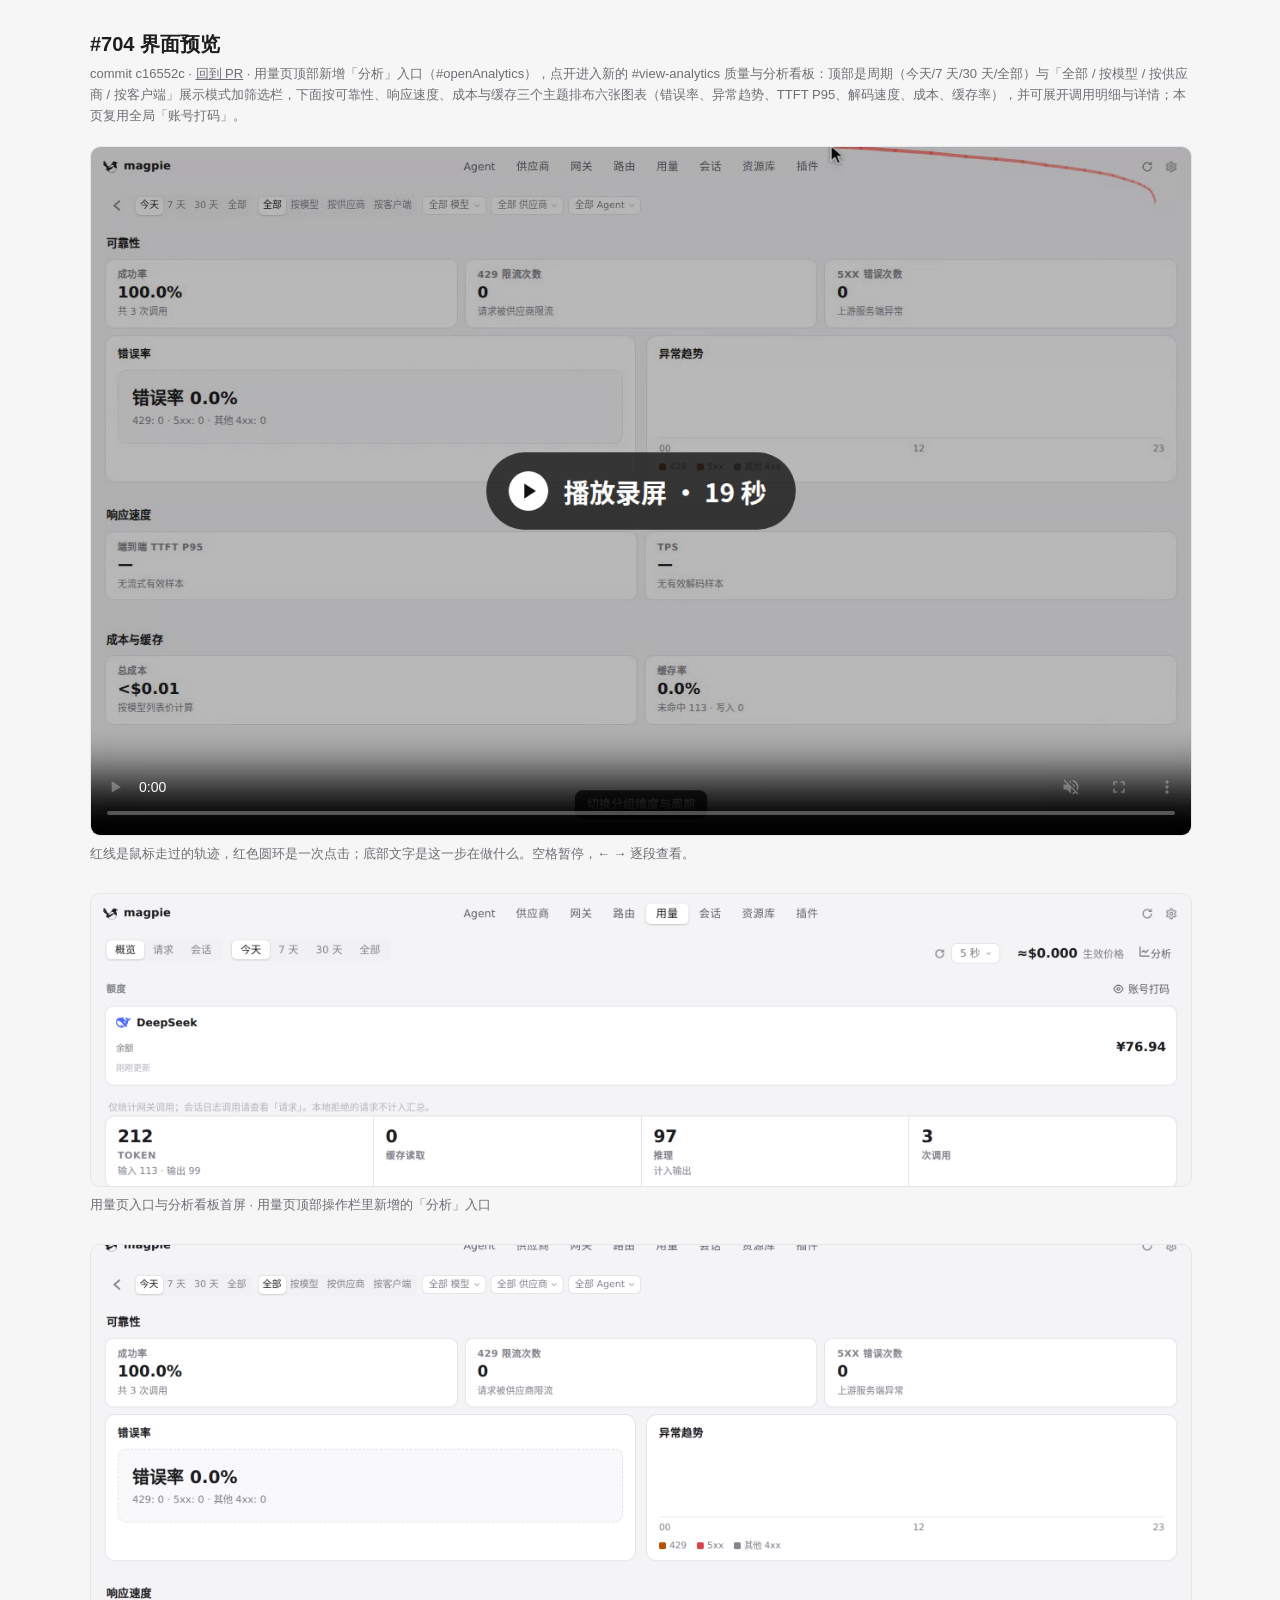
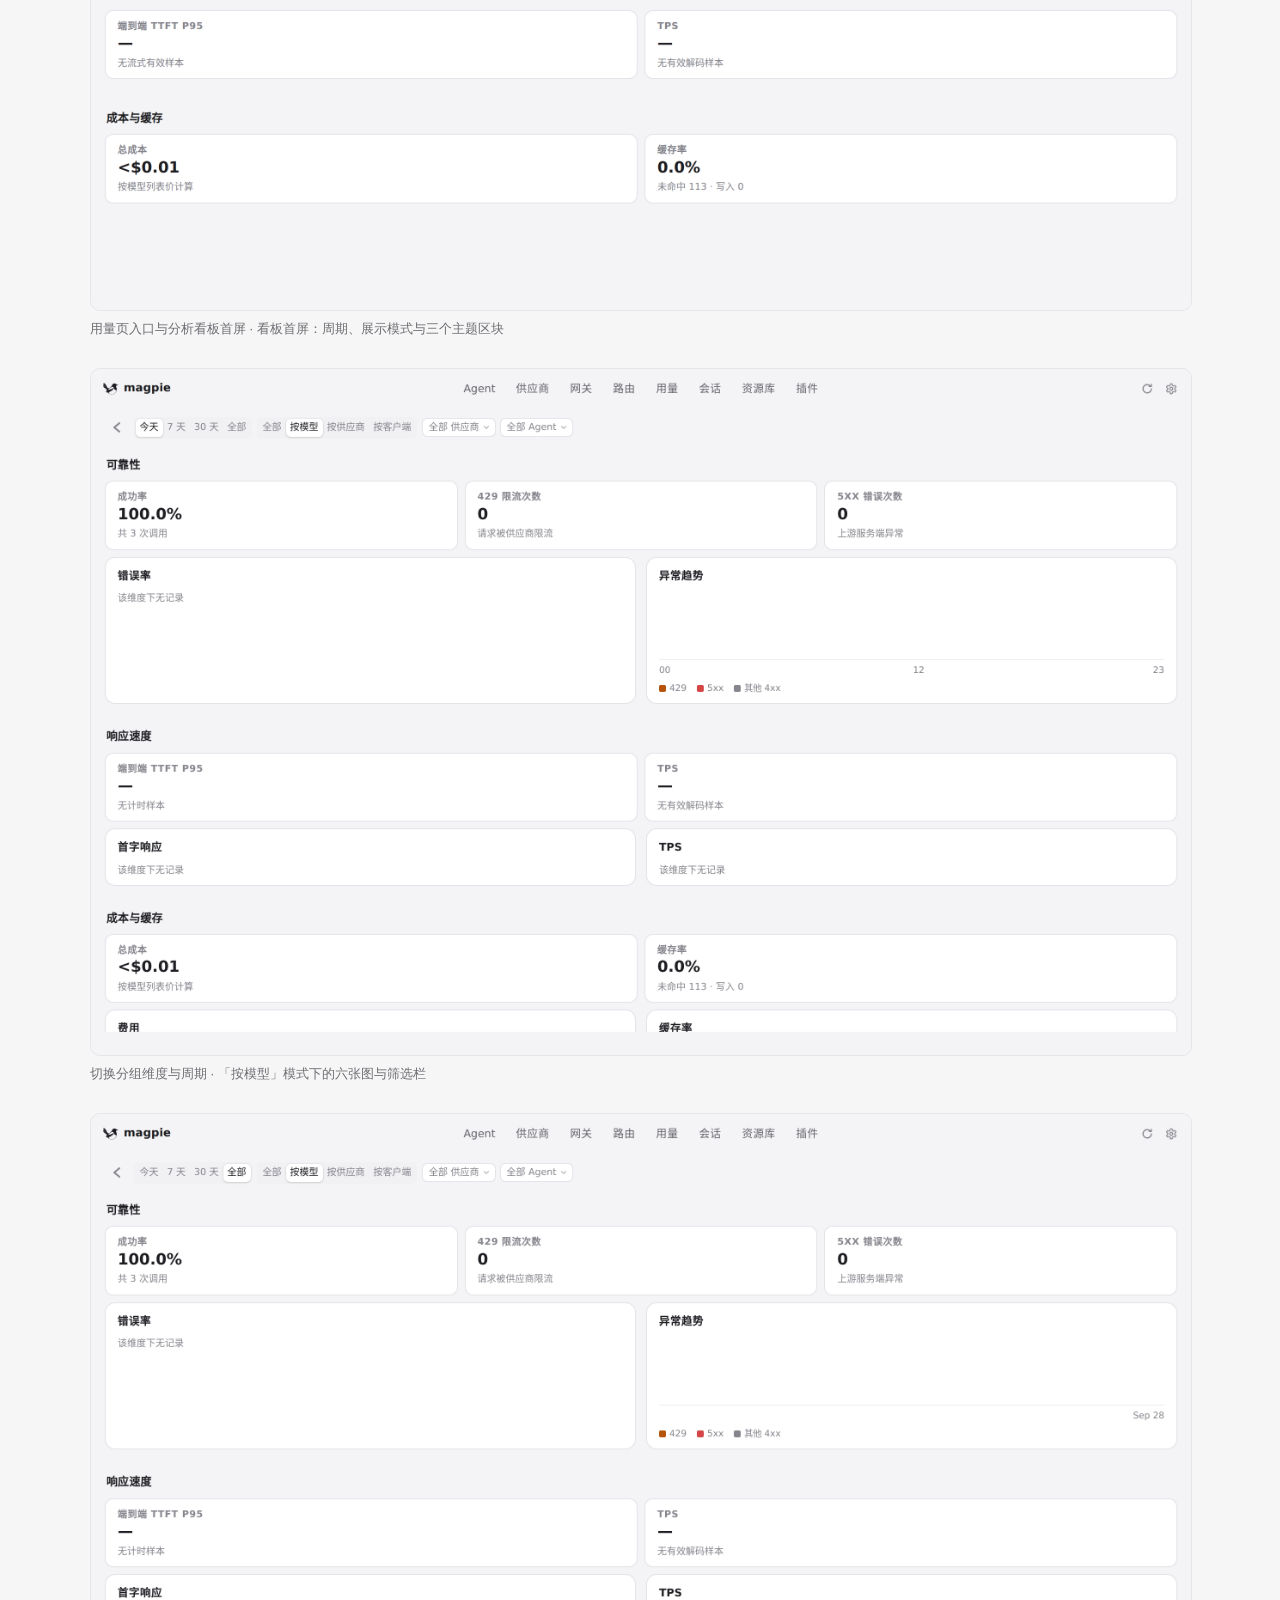
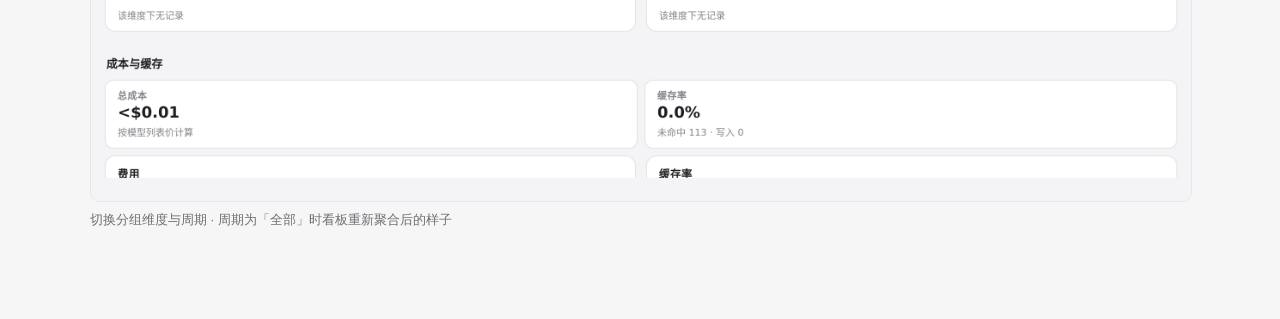
<file: pr-704/c16552c/index.html>
<!doctype html><html lang="zh"><meta charset="utf-8"><meta name="viewport" content="width=device-width,initial-scale=1">
<title>#704 界面预览 · c16552c</title>
<style>:root{color-scheme:light dark;--bg:#f6f6f7;--fg:#1d1d1f;--muted:#6e6e73;--card:#fff;--line:#e5e5ea}
@media (prefers-color-scheme:dark){:root{--bg:#111113;--fg:#f2f2f4;--muted:#9a9aa0;--card:#1c1c1f;--line:#2c2c30}}
body{margin:0;background:var(--bg);color:var(--fg);font:15px/1.6 -apple-system,"Segoe UI","PingFang SC","Noto Sans CJK SC",sans-serif}
main{max-width:1100px;margin:0 auto;padding:28px 16px 60px}h1{font-size:20px;margin:0 0 4px}.m{color:var(--muted);font-size:13px;margin:0 0 20px}
video,img{display:block;width:100%;border-radius:10px;border:1px solid var(--line);background:var(--card)}figure{margin:0 0 28px}figcaption{color:var(--muted);font-size:13px;margin-top:8px}
a{color:inherit}</style>
<main><h1>#704 界面预览</h1><p class="m">commit c16552c · <a href="https://github.com/yetone/magpie/pull/704">回到 PR</a> · 用量页顶部新增「分析」入口（#openAnalytics），点开进入新的 #view-analytics 质量与分析看板：顶部是周期（今天/7 天/30 天/全部）与「全部 / 按模型 / 按供应商 / 按客户端」展示模式加筛选栏，下面按可靠性、响应速度、成本与缓存三个主题排布六张图表（错误率、异常趋势、TTFT P95、解码速度、成本、缓存率），并可展开调用明细与详情；本页复用全局「账号打码」。</p>
<figure><video src="preview.mp4" controls autoplay muted playsinline poster="poster.png"></video><figcaption>红线是鼠标走过的轨迹，红色圆环是一次点击；底部文字是这一步在做什么。空格暂停，← → 逐段查看。</figcaption></figure>
<figure><img src="01-usage-analytics-entry.png" alt="用量页顶部操作栏里新增的「分析」入口"><figcaption>用量页入口与分析看板首屏 · 用量页顶部操作栏里新增的「分析」入口</figcaption></figure>
<figure><img src="02-analytics-dashboard.png" alt="看板首屏：周期、展示模式与三个主题区块"><figcaption>用量页入口与分析看板首屏 · 看板首屏：周期、展示模式与三个主题区块</figcaption></figure>
<figure><img src="03-analytics-by-model.png" alt="「按模型」模式下的六张图与筛选栏"><figcaption>切换分组维度与周期 · 「按模型」模式下的六张图与筛选栏</figcaption></figure>
<figure><img src="04-analytics-period-all.png" alt="周期为「全部」时看板重新聚合后的样子"><figcaption>切换分组维度与周期 · 周期为「全部」时看板重新聚合后的样子</figcaption></figure>
</main></html>
</file>
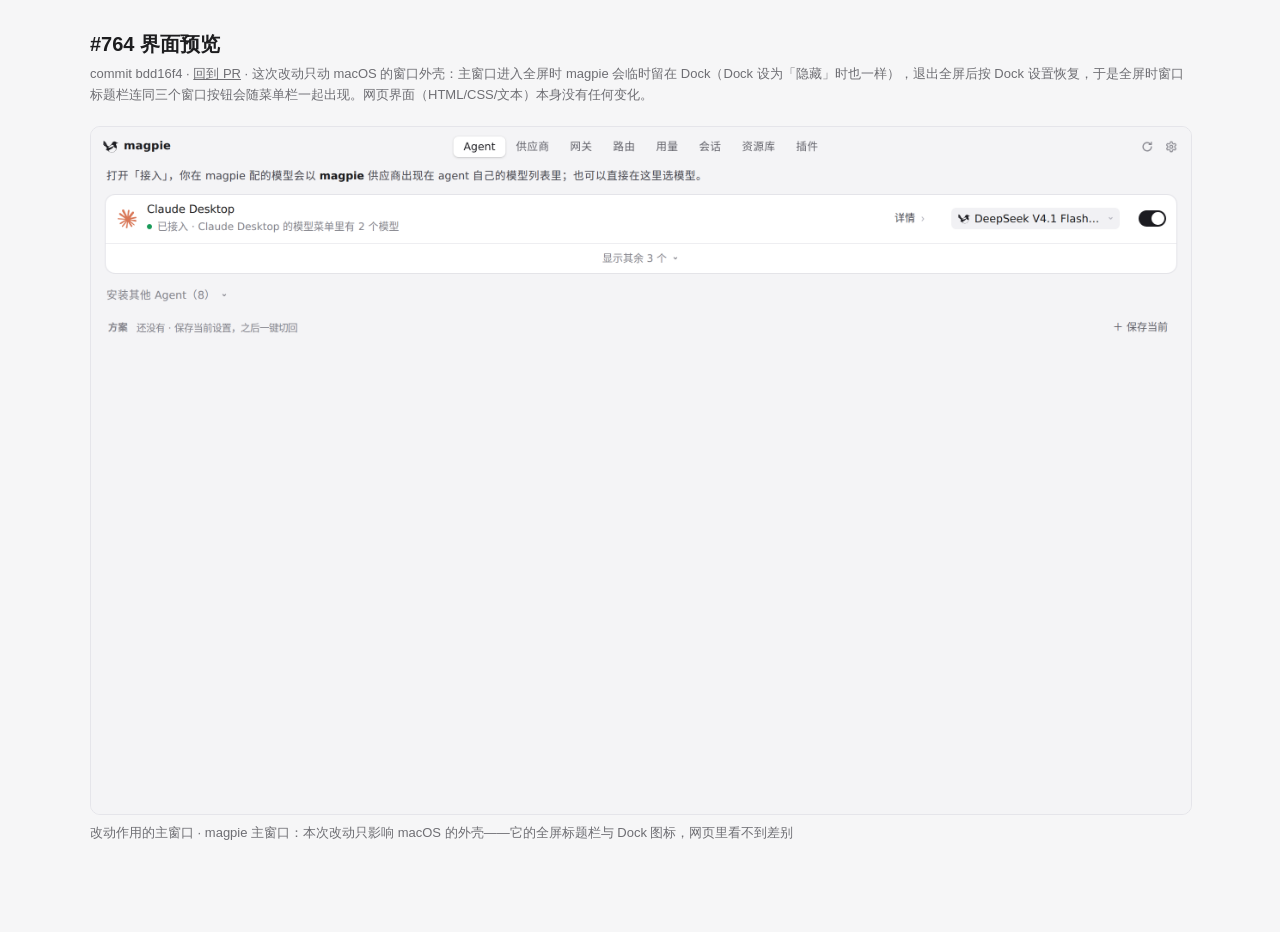
<file: pr-764/bdd16f4/index.html>
<!doctype html><html lang="zh"><meta charset="utf-8"><meta name="viewport" content="width=device-width,initial-scale=1">
<title>#764 界面预览 · bdd16f4</title>
<style>:root{color-scheme:light dark;--bg:#f6f6f7;--fg:#1d1d1f;--muted:#6e6e73;--card:#fff;--line:#e5e5ea}
@media (prefers-color-scheme:dark){:root{--bg:#111113;--fg:#f2f2f4;--muted:#9a9aa0;--card:#1c1c1f;--line:#2c2c30}}
body{margin:0;background:var(--bg);color:var(--fg);font:15px/1.6 -apple-system,"Segoe UI","PingFang SC","Noto Sans CJK SC",sans-serif}
main{max-width:1100px;margin:0 auto;padding:28px 16px 60px}h1{font-size:20px;margin:0 0 4px}.m{color:var(--muted);font-size:13px;margin:0 0 20px}
video,img{display:block;width:100%;border-radius:10px;border:1px solid var(--line);background:var(--card)}figure{margin:0 0 28px}figcaption{color:var(--muted);font-size:13px;margin-top:8px}
a{color:inherit}</style>
<main><h1>#764 界面预览</h1><p class="m">commit bdd16f4 · <a href="https://github.com/yetone/magpie/pull/764">回到 PR</a> · 这次改动只动 macOS 的窗口外壳：主窗口进入全屏时 magpie 会临时留在 Dock（Dock 设为「隐藏」时也一样），退出全屏后按 Dock 设置恢复，于是全屏时窗口标题栏连同三个窗口按钮会随菜单栏一起出现。网页界面（HTML/CSS/文本）本身没有任何变化。</p>

<figure><img src="01-main-window.png" alt="magpie 主窗口：本次改动只影响 macOS 的外壳——它的全屏标题栏与 Dock 图标，网页里看不到差别"><figcaption>改动作用的主窗口 · magpie 主窗口：本次改动只影响 macOS 的外壳——它的全屏标题栏与 Dock 图标，网页里看不到差别</figcaption></figure>
</main></html>
</file>
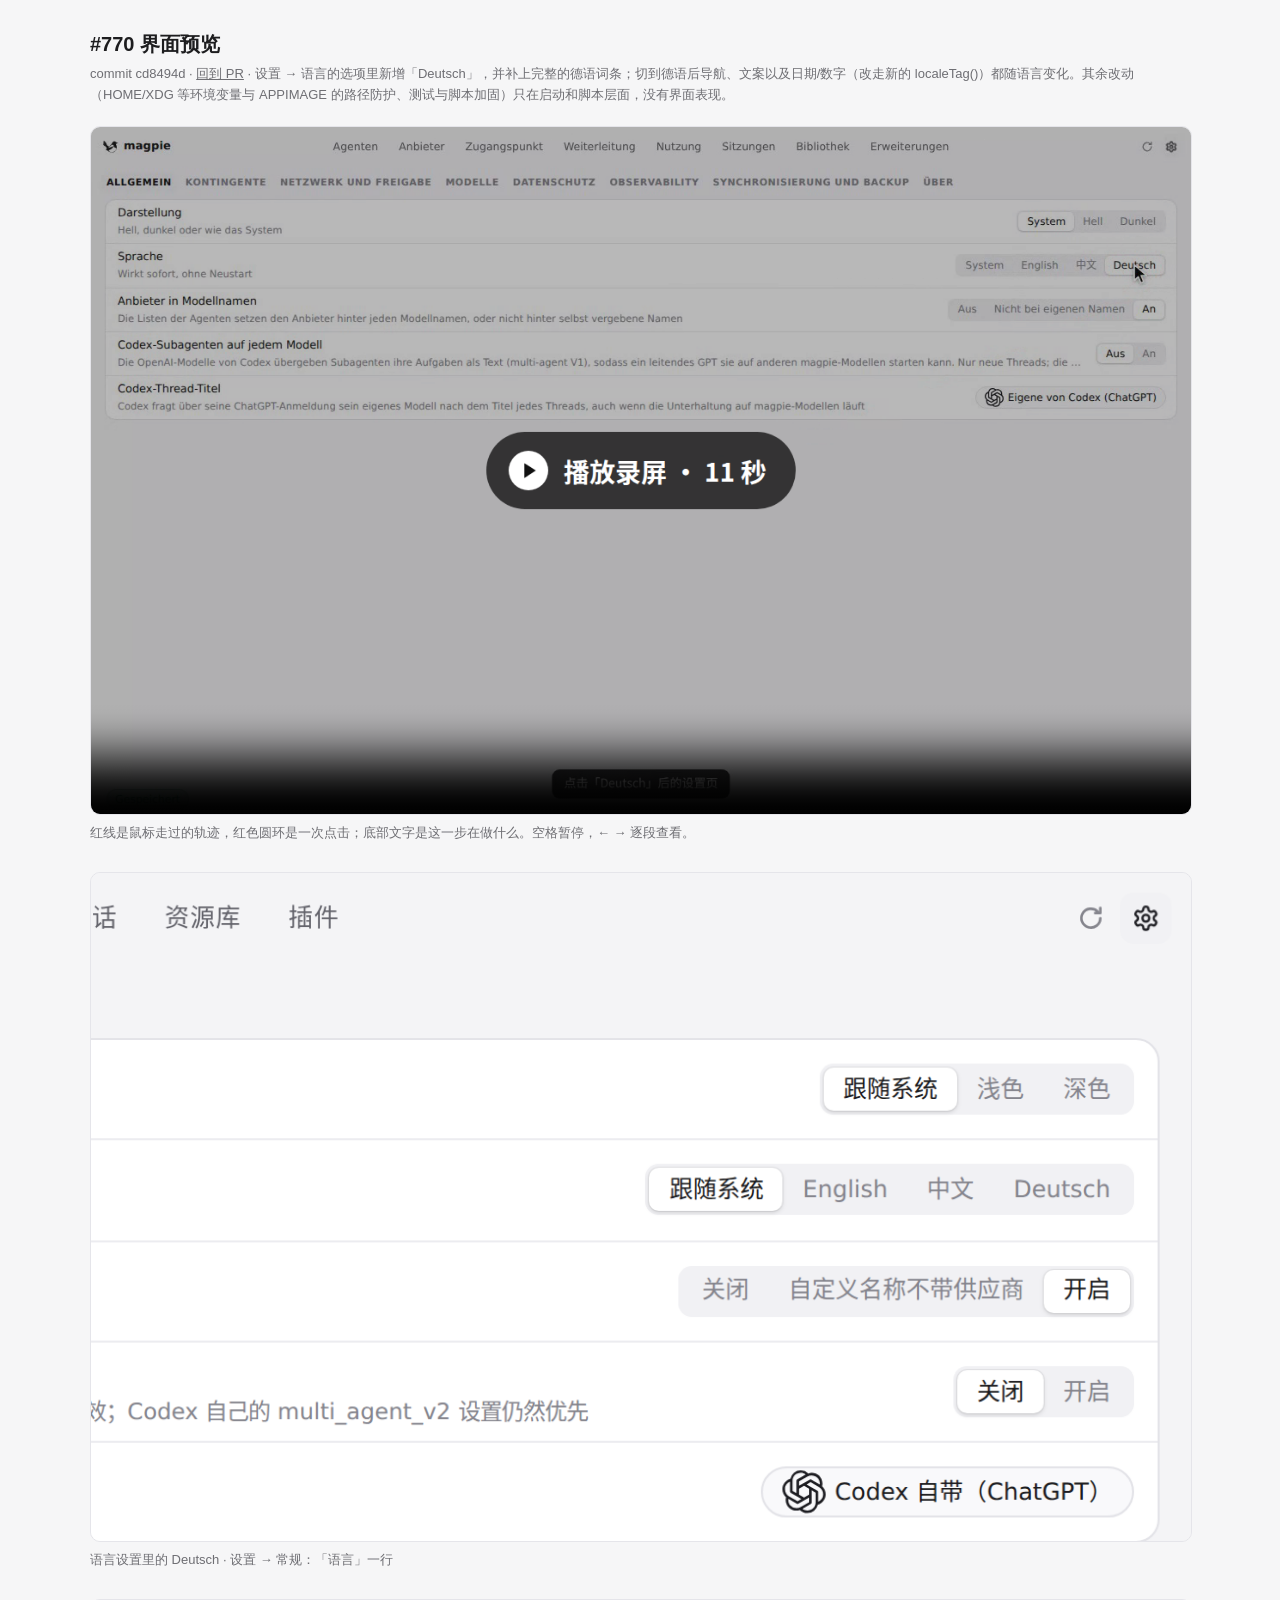
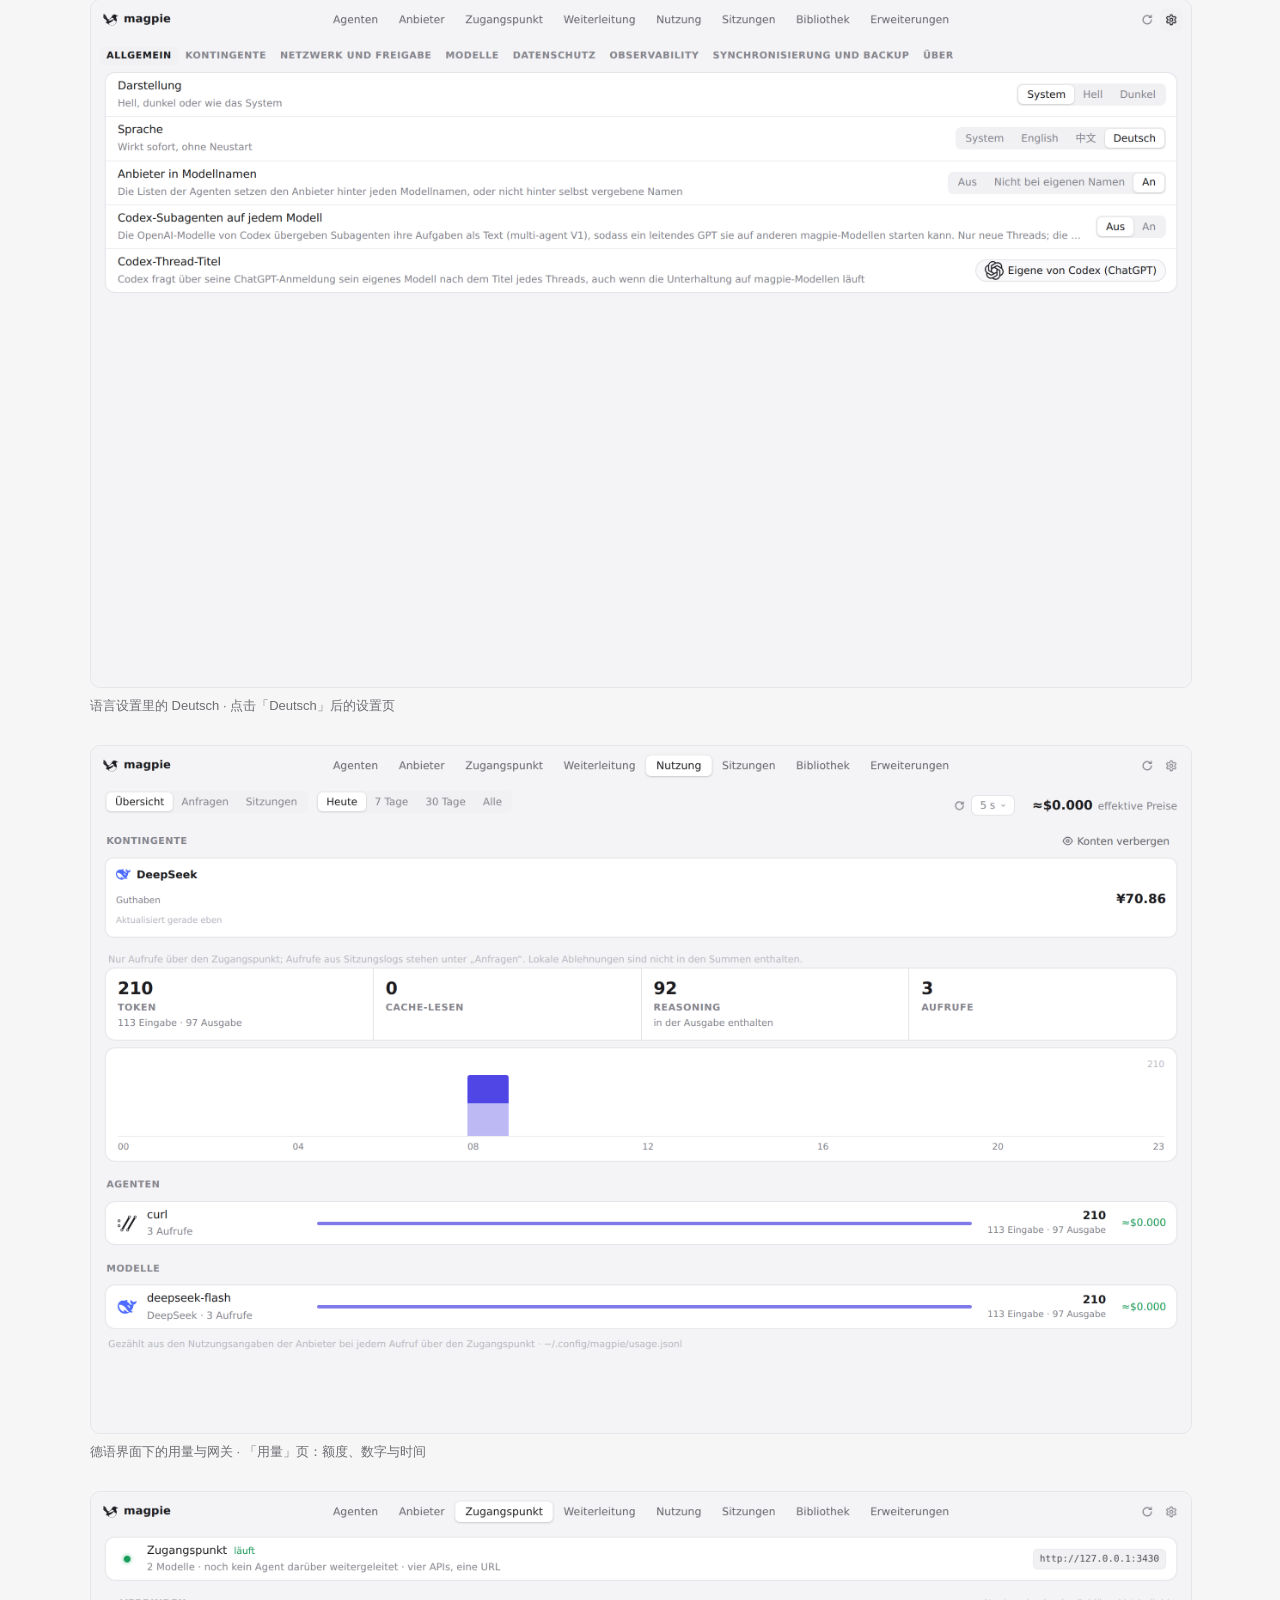
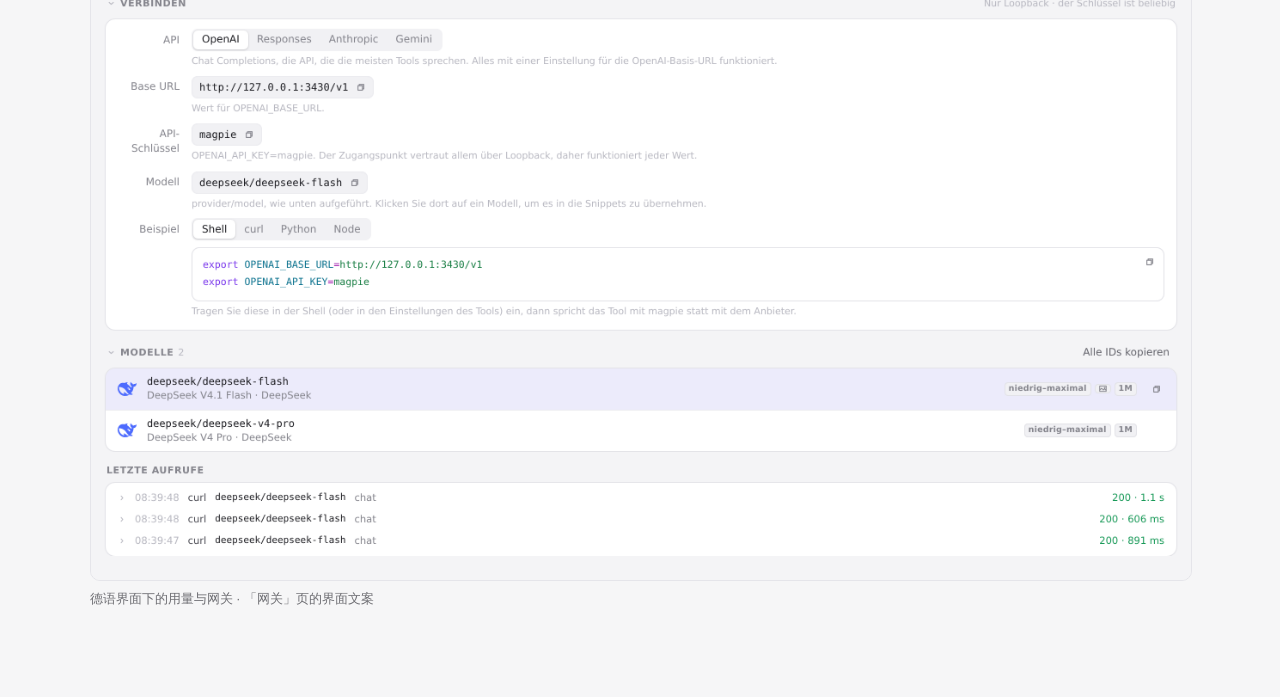
<file: pr-770/cd8494d/index.html>
<!doctype html><html lang="zh"><meta charset="utf-8"><meta name="viewport" content="width=device-width,initial-scale=1">
<title>#770 界面预览 · cd8494d</title>
<style>:root{color-scheme:light dark;--bg:#f6f6f7;--fg:#1d1d1f;--muted:#6e6e73;--card:#fff;--line:#e5e5ea}
@media (prefers-color-scheme:dark){:root{--bg:#111113;--fg:#f2f2f4;--muted:#9a9aa0;--card:#1c1c1f;--line:#2c2c30}}
body{margin:0;background:var(--bg);color:var(--fg);font:15px/1.6 -apple-system,"Segoe UI","PingFang SC","Noto Sans CJK SC",sans-serif}
main{max-width:1100px;margin:0 auto;padding:28px 16px 60px}h1{font-size:20px;margin:0 0 4px}.m{color:var(--muted);font-size:13px;margin:0 0 20px}
video,img{display:block;width:100%;border-radius:10px;border:1px solid var(--line);background:var(--card)}figure{margin:0 0 28px}figcaption{color:var(--muted);font-size:13px;margin-top:8px}
a{color:inherit}</style>
<main><h1>#770 界面预览</h1><p class="m">commit cd8494d · <a href="https://github.com/yetone/magpie/pull/770">回到 PR</a> · 设置 → 语言的选项里新增「Deutsch」，并补上完整的德语词条；切到德语后导航、文案以及日期/数字（改走新的 localeTag()）都随语言变化。其余改动（HOME/XDG 等环境变量与 APPIMAGE 的路径防护、测试与脚本加固）只在启动和脚本层面，没有界面表现。</p>
<figure><video src="preview.mp4" controls autoplay muted playsinline poster="poster.png"></video><figcaption>红线是鼠标走过的轨迹，红色圆环是一次点击；底部文字是这一步在做什么。空格暂停，← → 逐段查看。</figcaption></figure>
<figure><img src="01-language-row-before.png" alt="设置 → 常规：「语言」一行"><figcaption>语言设置里的 Deutsch · 设置 → 常规：「语言」一行</figcaption></figure>
<figure><img src="02-settings-after-deutsch.png" alt="点击「Deutsch」后的设置页"><figcaption>语言设置里的 Deutsch · 点击「Deutsch」后的设置页</figcaption></figure>
<figure><img src="03-usage-deutsch.png" alt="「用量」页：额度、数字与时间"><figcaption>德语界面下的用量与网关 · 「用量」页：额度、数字与时间</figcaption></figure>
<figure><img src="04-gateway-deutsch.png" alt="「网关」页的界面文案"><figcaption>德语界面下的用量与网关 · 「网关」页的界面文案</figcaption></figure>
</main></html>
</file>
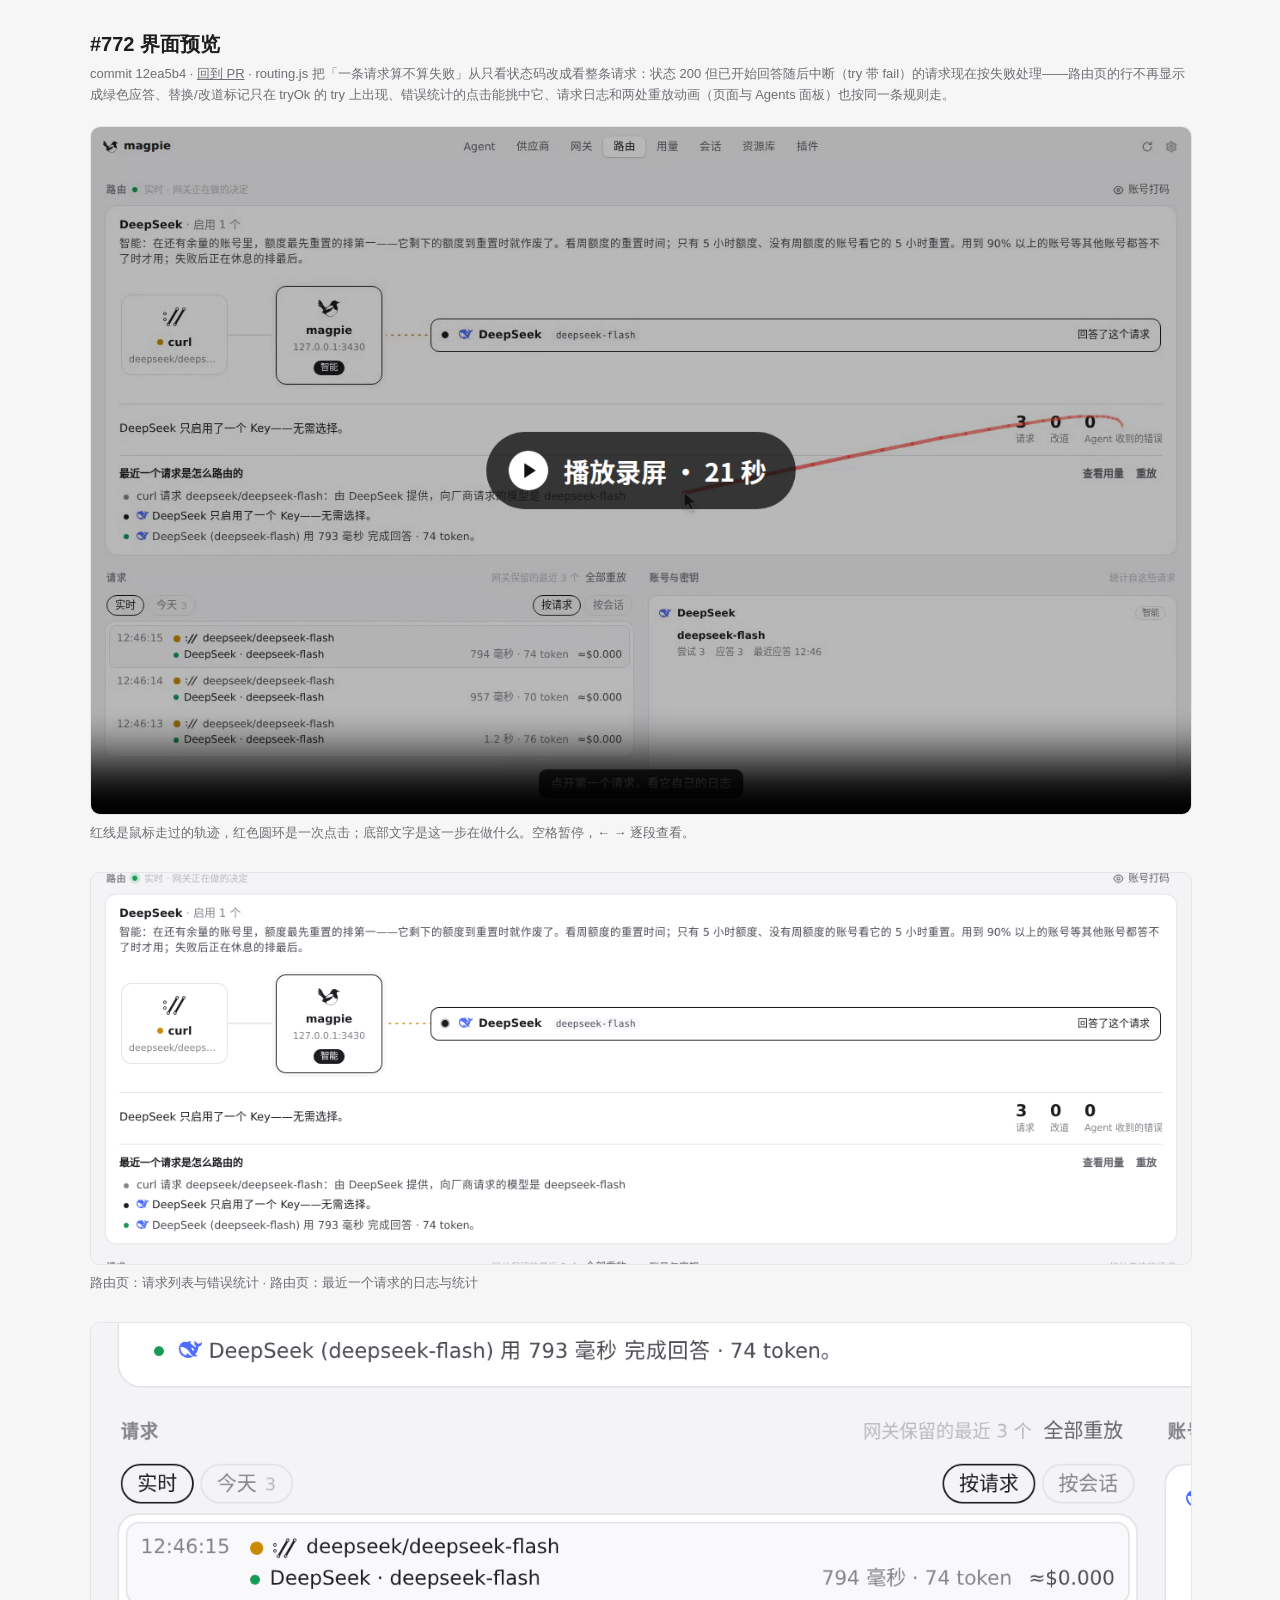
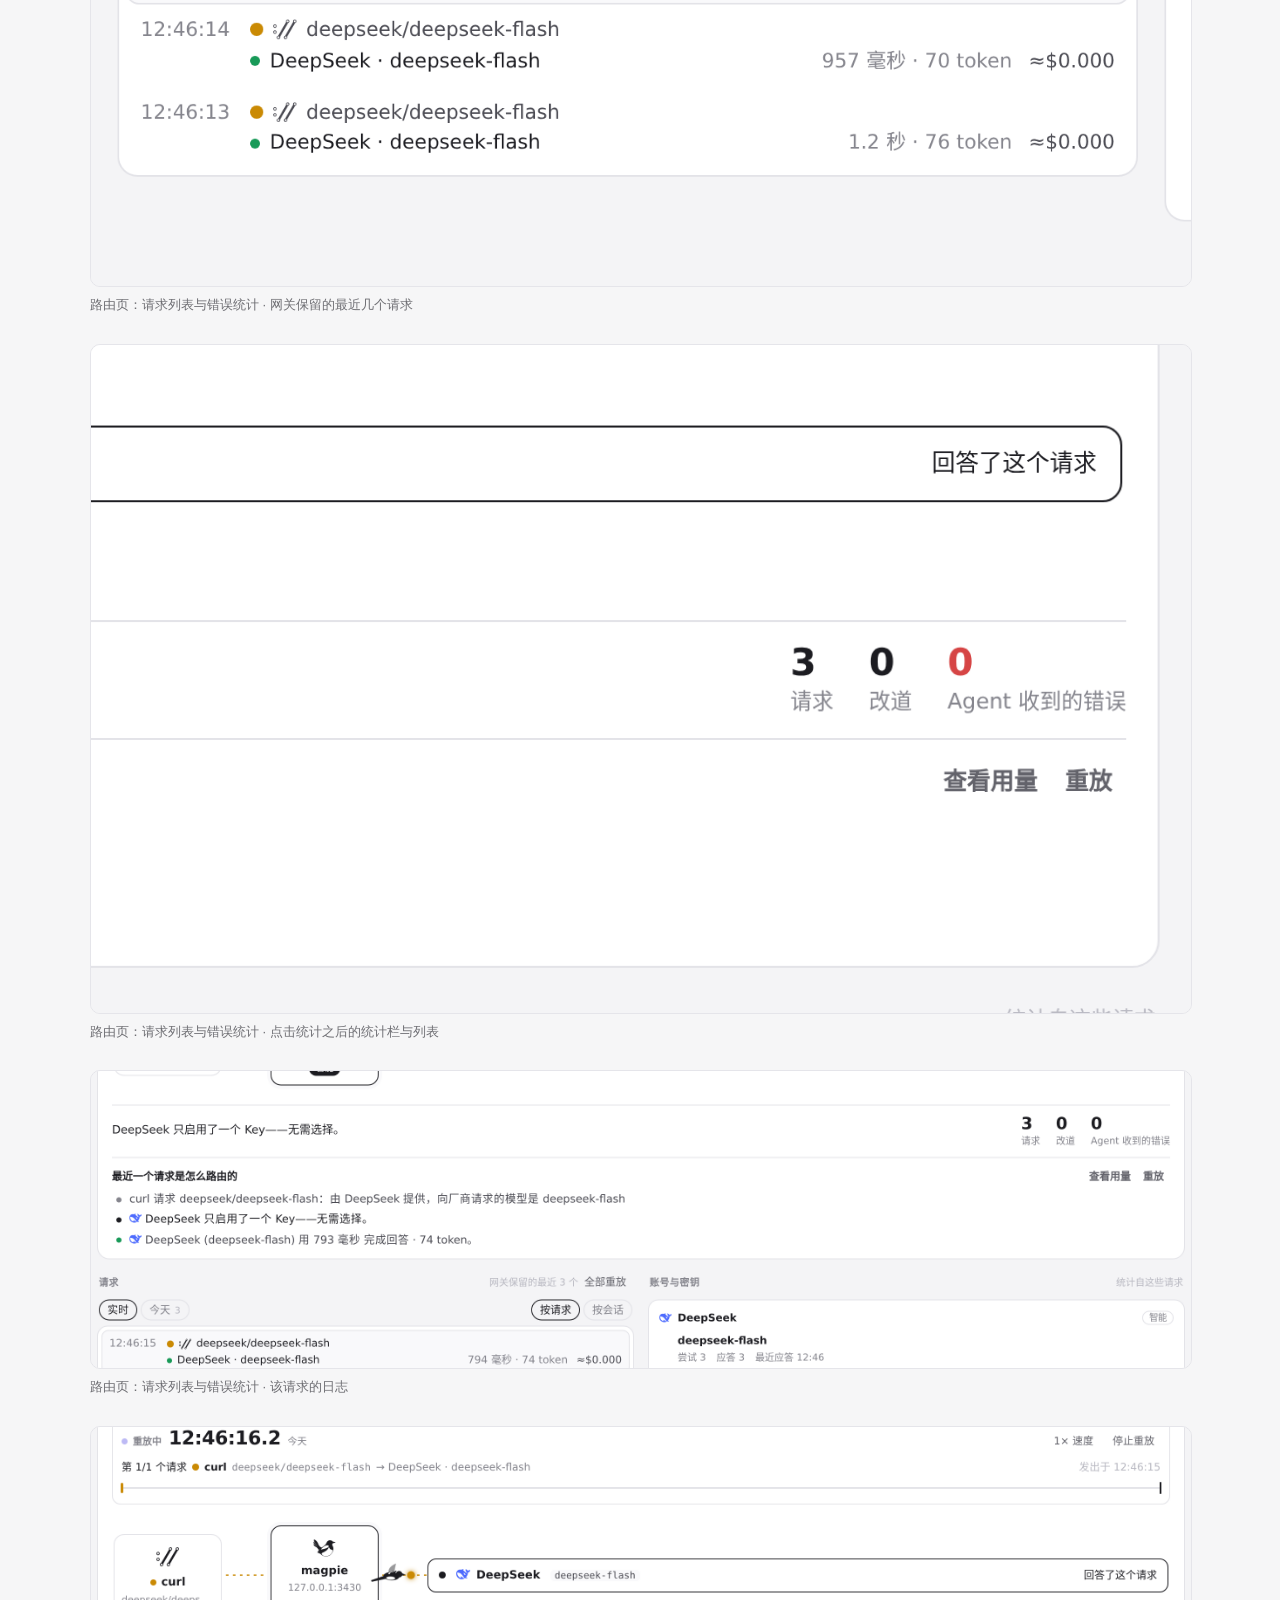
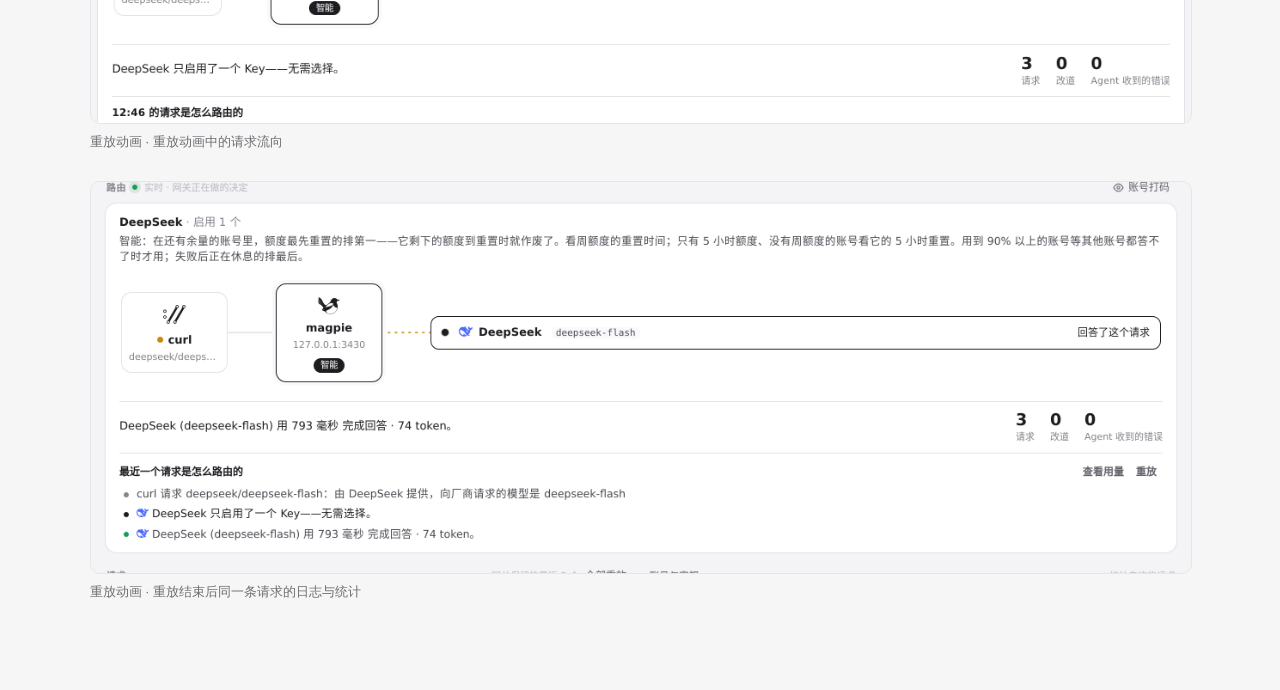
<file: pr-772/12ea5b4/index.html>
<!doctype html><html lang="zh"><meta charset="utf-8"><meta name="viewport" content="width=device-width,initial-scale=1">
<title>#772 界面预览 · 12ea5b4</title>
<style>:root{color-scheme:light dark;--bg:#f6f6f7;--fg:#1d1d1f;--muted:#6e6e73;--card:#fff;--line:#e5e5ea}
@media (prefers-color-scheme:dark){:root{--bg:#111113;--fg:#f2f2f4;--muted:#9a9aa0;--card:#1c1c1f;--line:#2c2c30}}
body{margin:0;background:var(--bg);color:var(--fg);font:15px/1.6 -apple-system,"Segoe UI","PingFang SC","Noto Sans CJK SC",sans-serif}
main{max-width:1100px;margin:0 auto;padding:28px 16px 60px}h1{font-size:20px;margin:0 0 4px}.m{color:var(--muted);font-size:13px;margin:0 0 20px}
video,img{display:block;width:100%;border-radius:10px;border:1px solid var(--line);background:var(--card)}figure{margin:0 0 28px}figcaption{color:var(--muted);font-size:13px;margin-top:8px}
a{color:inherit}</style>
<main><h1>#772 界面预览</h1><p class="m">commit 12ea5b4 · <a href="https://github.com/yetone/magpie/pull/772">回到 PR</a> · routing.js 把「一条请求算不算失败」从只看状态码改成看整条请求：状态 200 但已开始回答随后中断（try 带 fail）的请求现在按失败处理——路由页的行不再显示成绿色应答、替换/改道标记只在 tryOk 的 try 上出现、错误统计的点击能挑中它、请求日志和两处重放动画（页面与 Agents 面板）也按同一条规则走。</p>
<figure><video src="preview.mp4" controls autoplay muted playsinline poster="poster.png"></video><figcaption>红线是鼠标走过的轨迹，红色圆环是一次点击；底部文字是这一步在做什么。空格暂停，← → 逐段查看。</figcaption></figure>
<figure><img src="01-routing-top.png" alt="路由页：最近一个请求的日志与统计"><figcaption>路由页：请求列表与错误统计 · 路由页：最近一个请求的日志与统计</figcaption></figure>
<figure><img src="02-request-list.png" alt="网关保留的最近几个请求"><figcaption>路由页：请求列表与错误统计 · 网关保留的最近几个请求</figcaption></figure>
<figure><img src="03-errors-stat-clicked.png" alt="点击统计之后的统计栏与列表"><figcaption>路由页：请求列表与错误统计 · 点击统计之后的统计栏与列表</figcaption></figure>
<figure><img src="04-request-story.png" alt="该请求的日志"><figcaption>路由页：请求列表与错误统计 · 该请求的日志</figcaption></figure>
<figure><img src="05-replay-stage.png" alt="重放动画中的请求流向"><figcaption>重放动画 · 重放动画中的请求流向</figcaption></figure>
<figure><img src="06-replay-done.png" alt="重放结束后同一条请求的日志与统计"><figcaption>重放动画 · 重放结束后同一条请求的日志与统计</figcaption></figure>
</main></html>
</file>
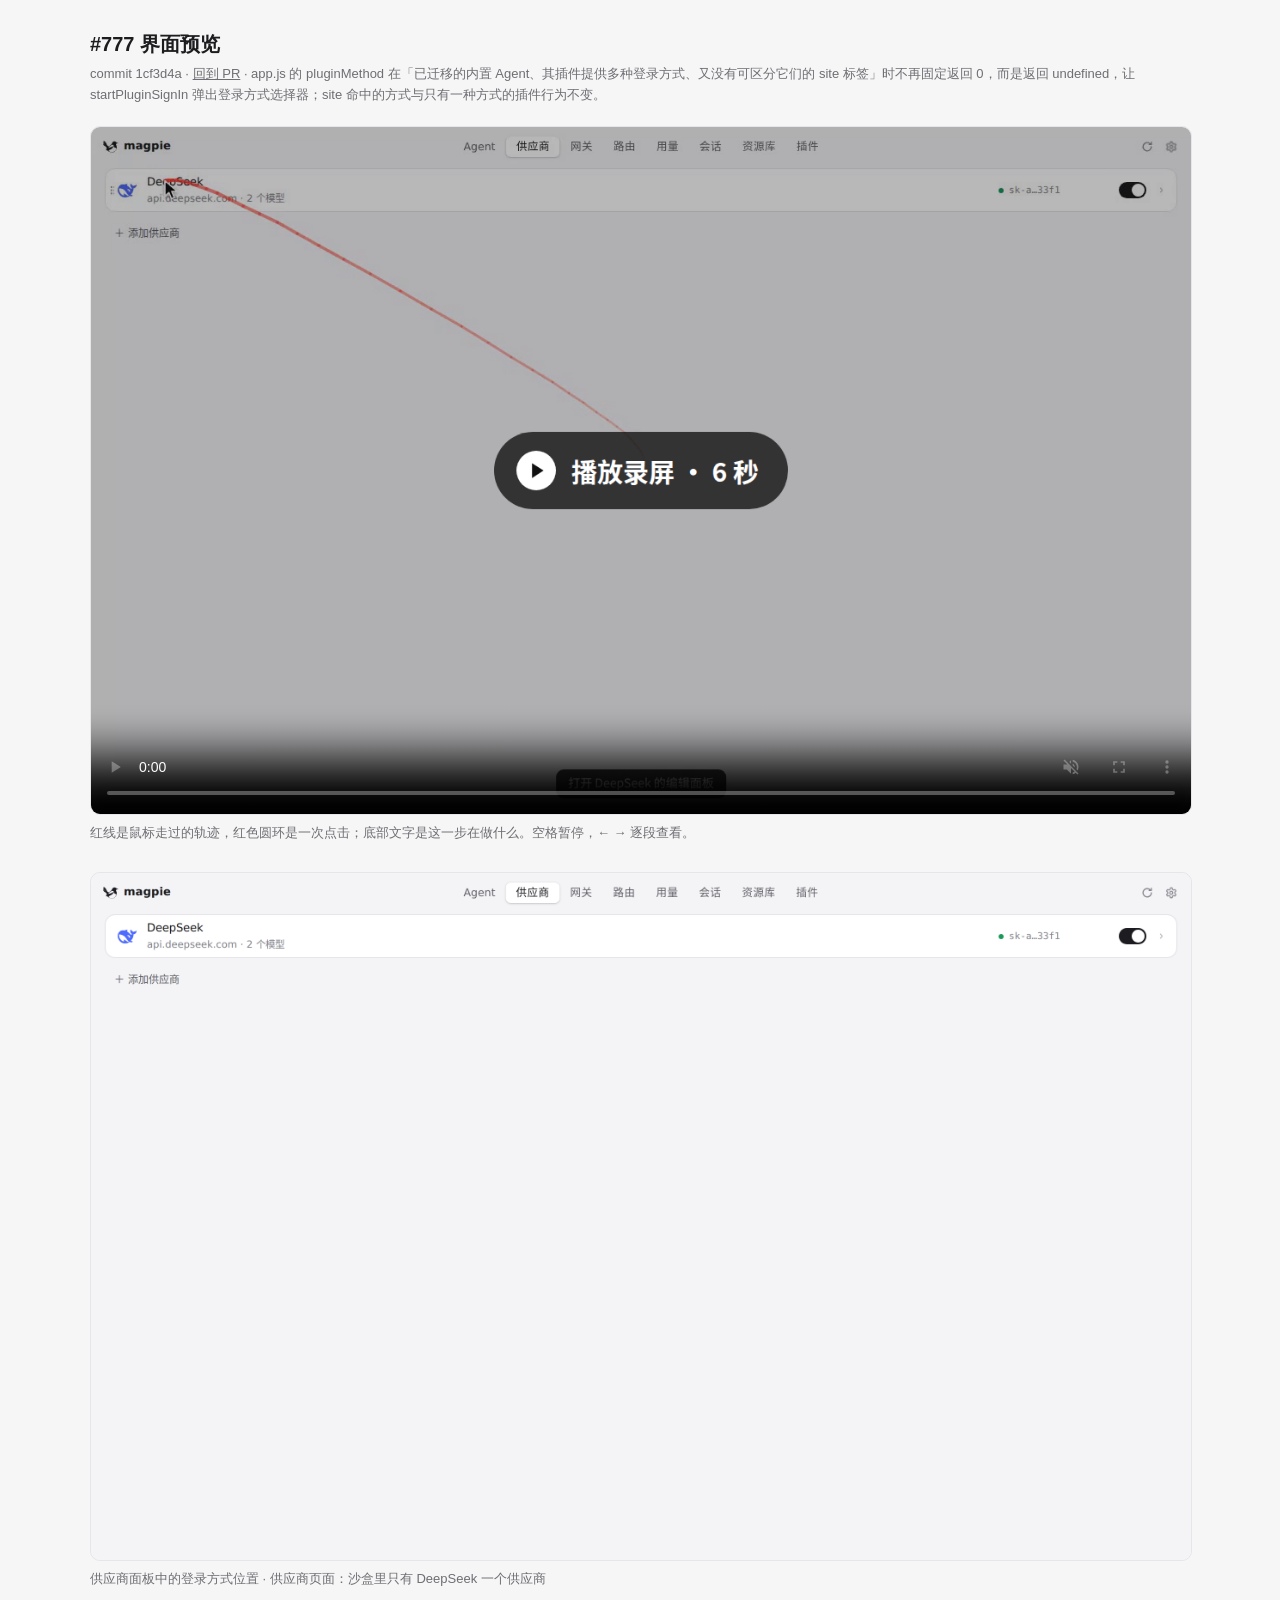
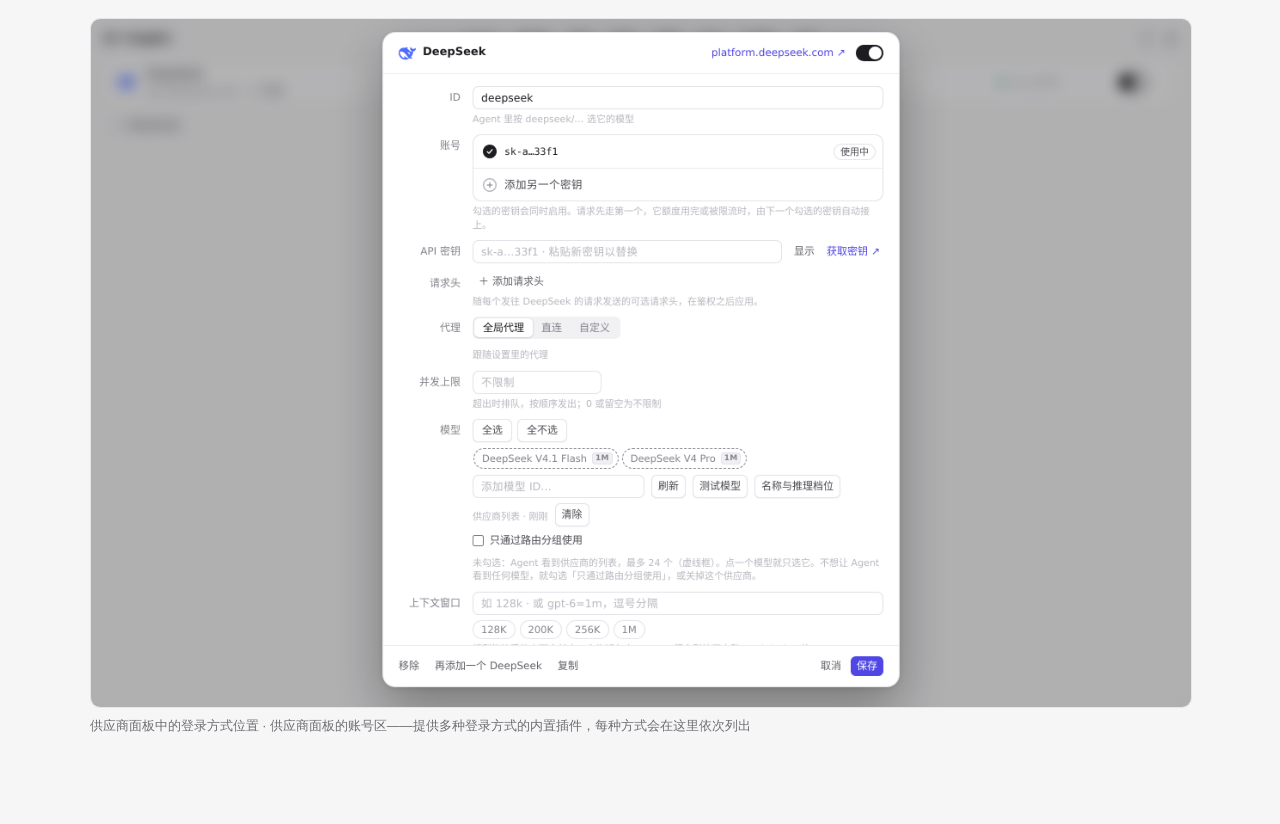
<file: pr-777/1cf3d4a/index.html>
<!doctype html><html lang="zh"><meta charset="utf-8"><meta name="viewport" content="width=device-width,initial-scale=1">
<title>#777 界面预览 · 1cf3d4a</title>
<style>:root{color-scheme:light dark;--bg:#f6f6f7;--fg:#1d1d1f;--muted:#6e6e73;--card:#fff;--line:#e5e5ea}
@media (prefers-color-scheme:dark){:root{--bg:#111113;--fg:#f2f2f4;--muted:#9a9aa0;--card:#1c1c1f;--line:#2c2c30}}
body{margin:0;background:var(--bg);color:var(--fg);font:15px/1.6 -apple-system,"Segoe UI","PingFang SC","Noto Sans CJK SC",sans-serif}
main{max-width:1100px;margin:0 auto;padding:28px 16px 60px}h1{font-size:20px;margin:0 0 4px}.m{color:var(--muted);font-size:13px;margin:0 0 20px}
video,img{display:block;width:100%;border-radius:10px;border:1px solid var(--line);background:var(--card)}figure{margin:0 0 28px}figcaption{color:var(--muted);font-size:13px;margin-top:8px}
a{color:inherit}</style>
<main><h1>#777 界面预览</h1><p class="m">commit 1cf3d4a · <a href="https://github.com/yetone/magpie/pull/777">回到 PR</a> · app.js 的 pluginMethod 在「已迁移的内置 Agent、其插件提供多种登录方式、又没有可区分它们的 site 标签」时不再固定返回 0，而是返回 undefined，让 startPluginSignIn 弹出登录方式选择器；site 命中的方式与只有一种方式的插件行为不变。</p>
<figure><video src="preview.mp4" controls autoplay muted playsinline poster="poster.png"></video><figcaption>红线是鼠标走过的轨迹，红色圆环是一次点击；底部文字是这一步在做什么。空格暂停，← → 逐段查看。</figcaption></figure>
<figure><img src="01-providers-list.png" alt="供应商页面：沙盒里只有 DeepSeek 一个供应商"><figcaption>供应商面板中的登录方式位置 · 供应商页面：沙盒里只有 DeepSeek 一个供应商</figcaption></figure>
<figure><img src="02-provider-editor.png" alt="供应商面板的账号区——提供多种登录方式的内置插件，每种方式会在这里依次列出"><figcaption>供应商面板中的登录方式位置 · 供应商面板的账号区——提供多种登录方式的内置插件，每种方式会在这里依次列出</figcaption></figure>
</main></html>
</file>
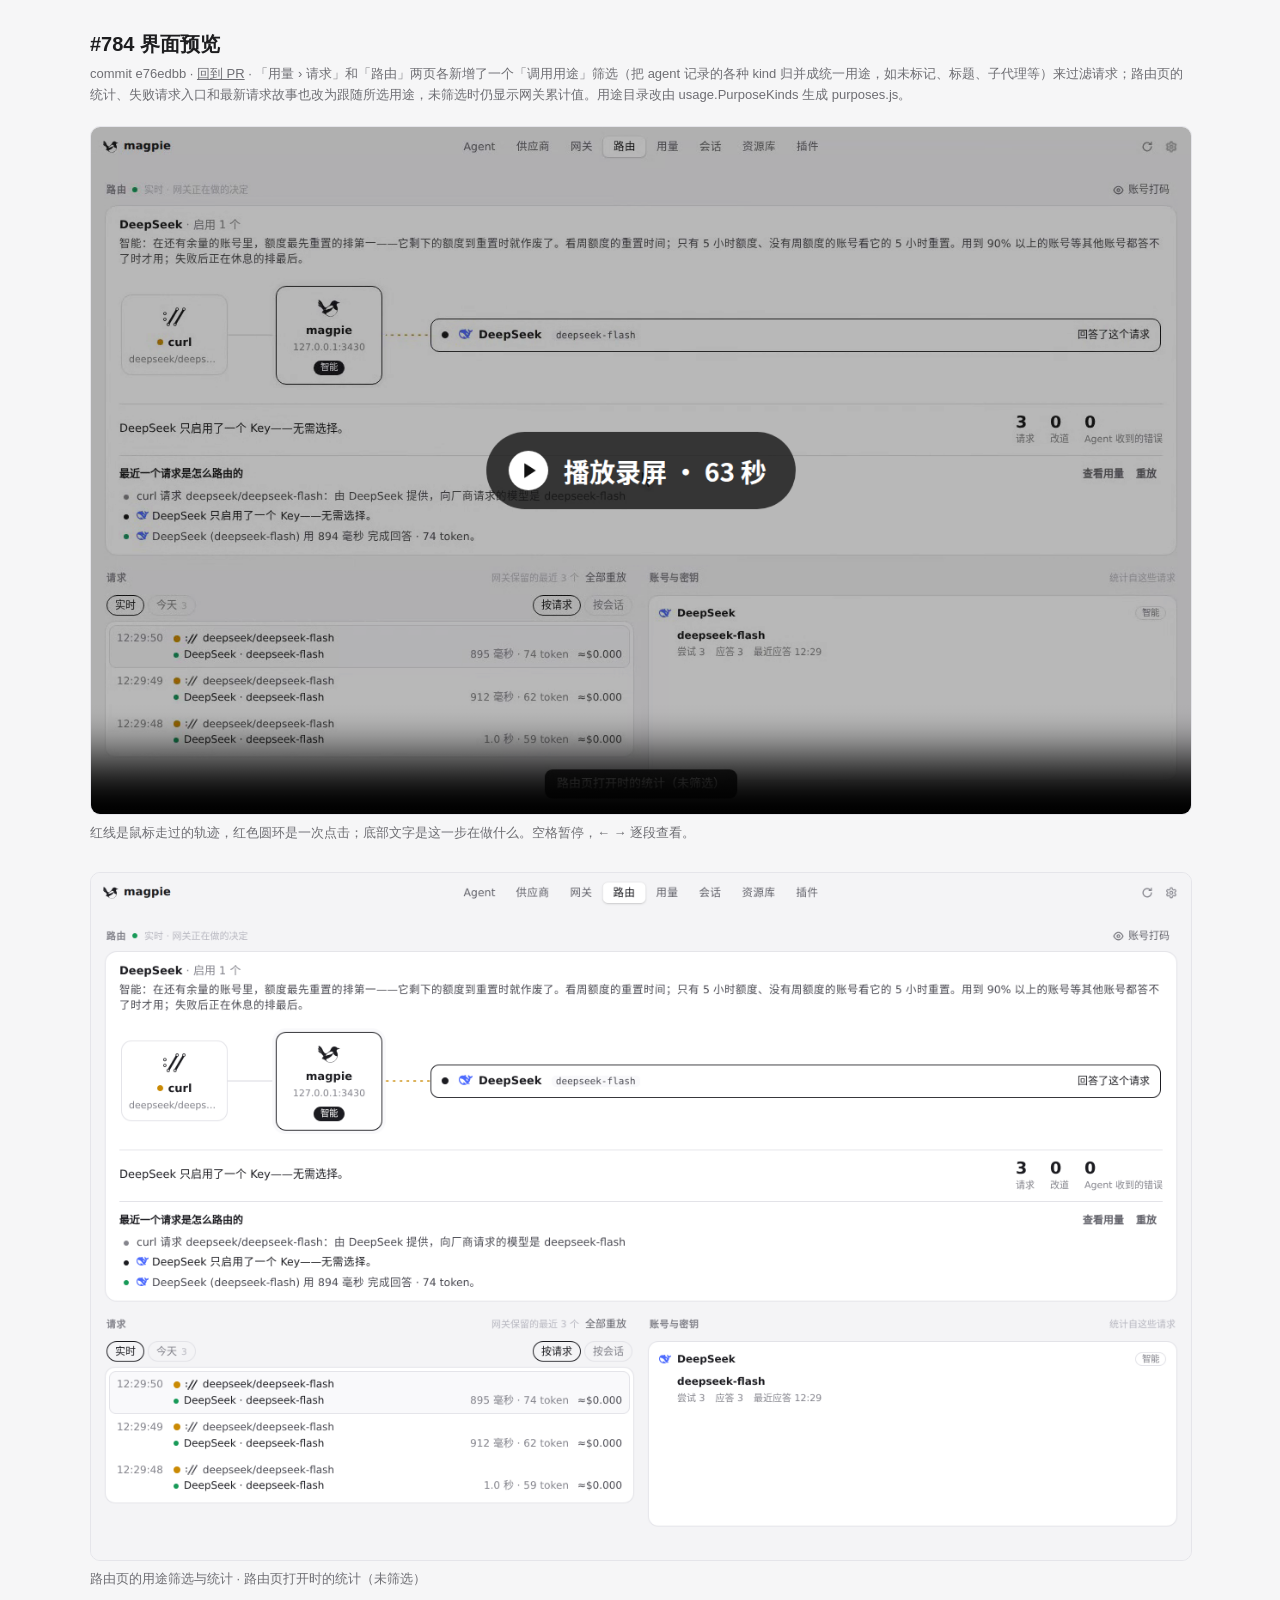
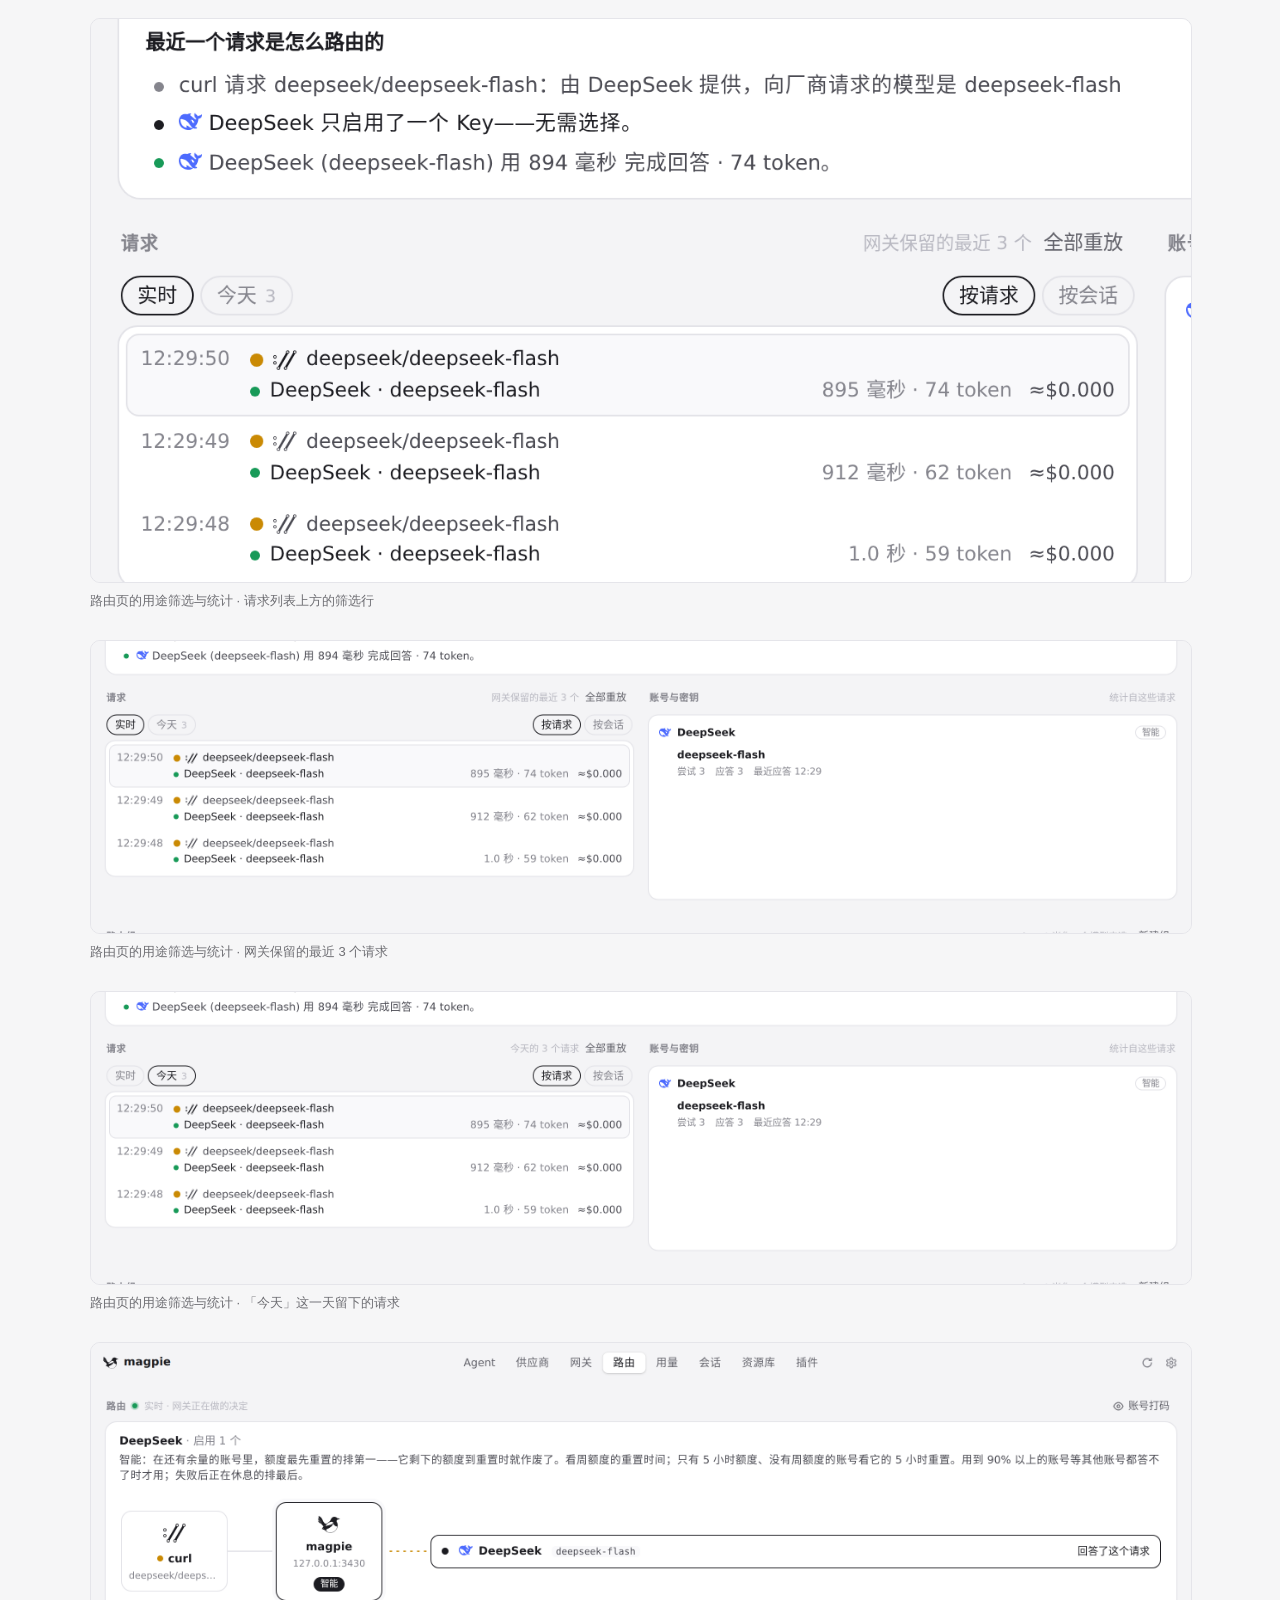
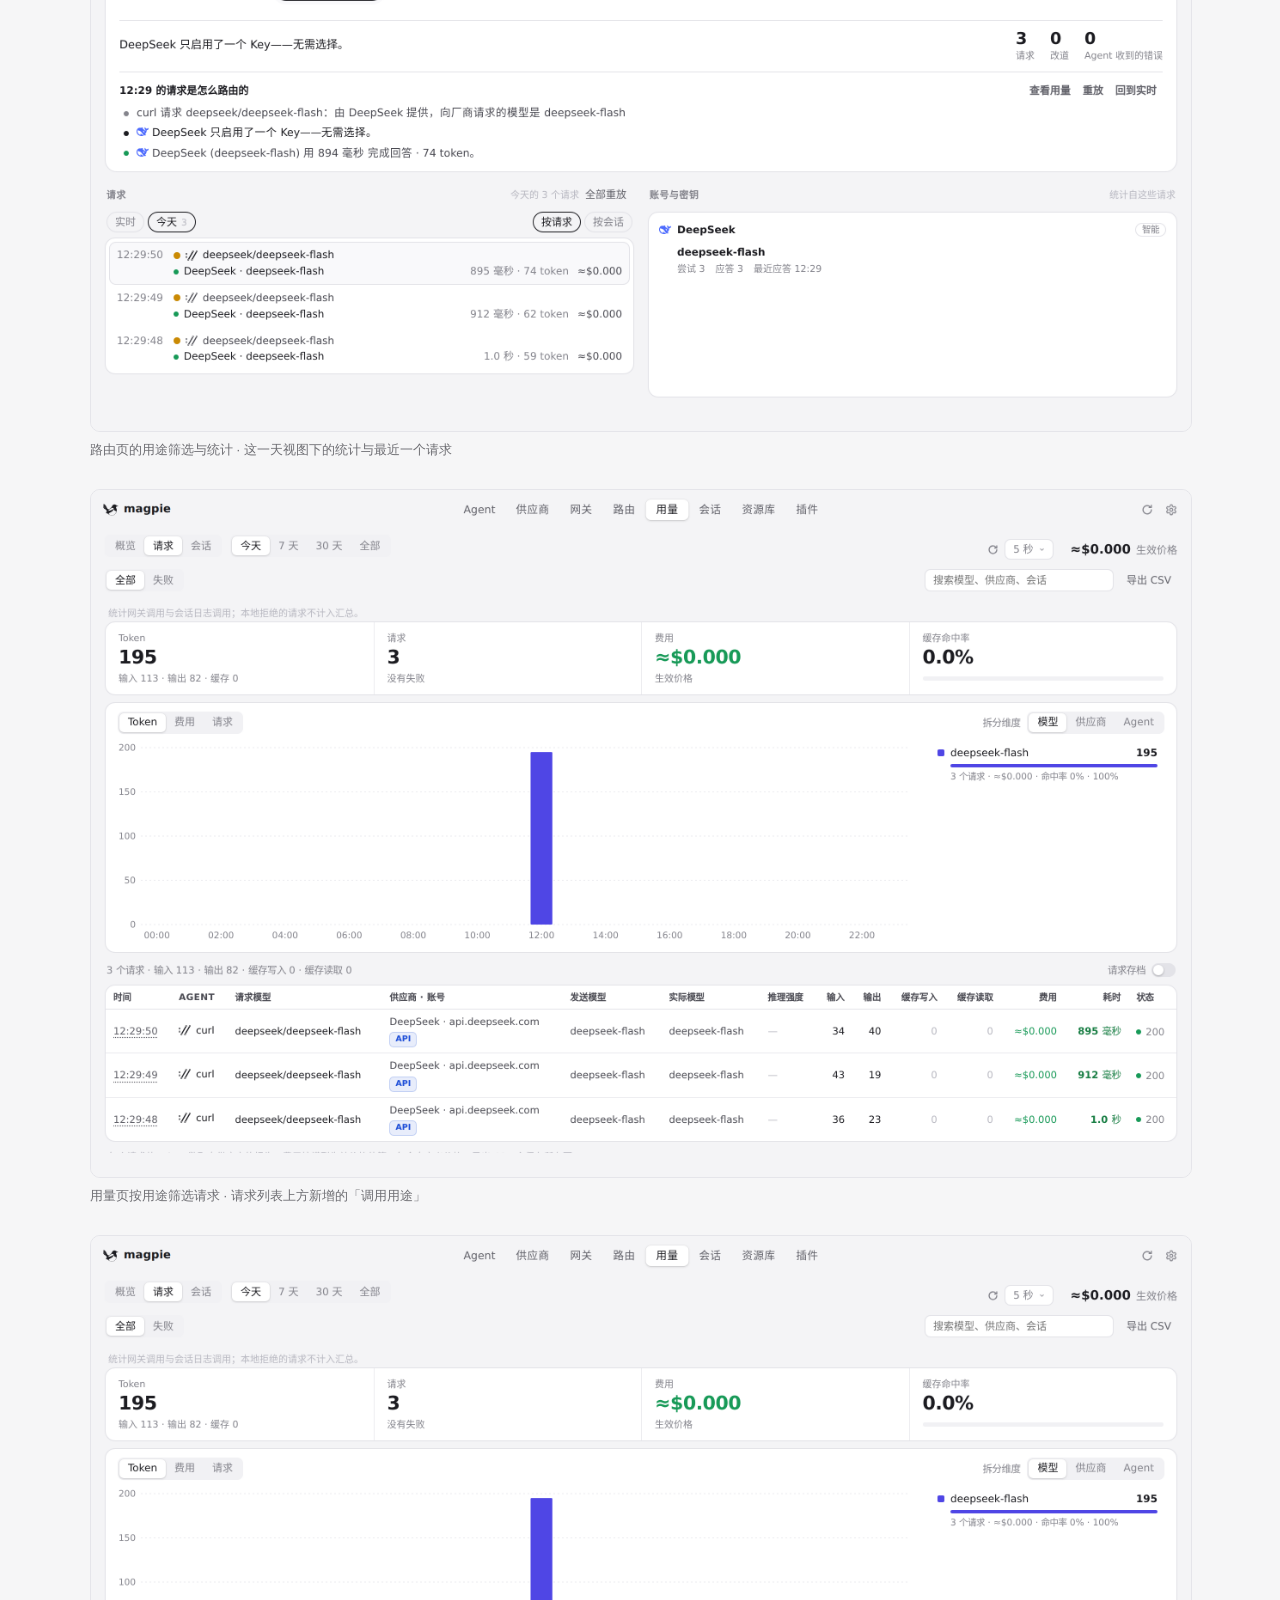
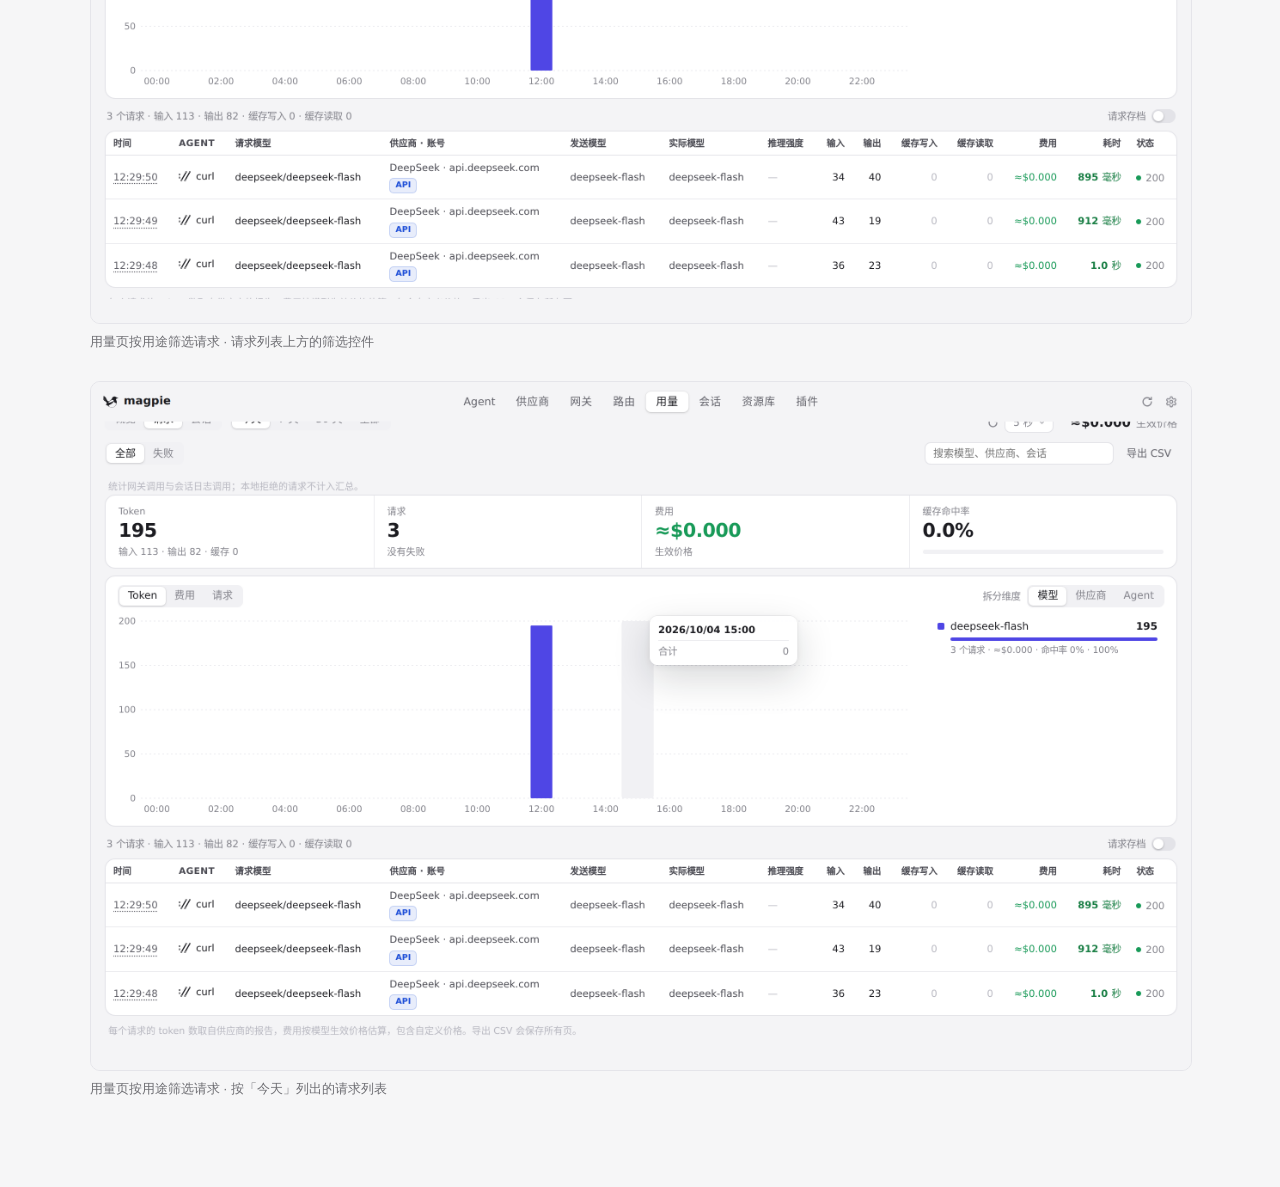
<file: pr-784/e76edbb/index.html>
<!doctype html><html lang="zh"><meta charset="utf-8"><meta name="viewport" content="width=device-width,initial-scale=1">
<title>#784 界面预览 · e76edbb</title>
<style>:root{color-scheme:light dark;--bg:#f6f6f7;--fg:#1d1d1f;--muted:#6e6e73;--card:#fff;--line:#e5e5ea}
@media (prefers-color-scheme:dark){:root{--bg:#111113;--fg:#f2f2f4;--muted:#9a9aa0;--card:#1c1c1f;--line:#2c2c30}}
body{margin:0;background:var(--bg);color:var(--fg);font:15px/1.6 -apple-system,"Segoe UI","PingFang SC","Noto Sans CJK SC",sans-serif}
main{max-width:1100px;margin:0 auto;padding:28px 16px 60px}h1{font-size:20px;margin:0 0 4px}.m{color:var(--muted);font-size:13px;margin:0 0 20px}
video,img{display:block;width:100%;border-radius:10px;border:1px solid var(--line);background:var(--card)}figure{margin:0 0 28px}figcaption{color:var(--muted);font-size:13px;margin-top:8px}
a{color:inherit}</style>
<main><h1>#784 界面预览</h1><p class="m">commit e76edbb · <a href="https://github.com/yetone/magpie/pull/784">回到 PR</a> · 「用量 › 请求」和「路由」两页各新增了一个「调用用途」筛选（把 agent 记录的各种 kind 归并成统一用途，如未标记、标题、子代理等）来过滤请求；路由页的统计、失败请求入口和最新请求故事也改为跟随所选用途，未筛选时仍显示网关累计值。用途目录改由 usage.PurposeKinds 生成 purposes.js。</p>
<figure><video src="preview.mp4" controls autoplay muted playsinline poster="poster.png"></video><figcaption>红线是鼠标走过的轨迹，红色圆环是一次点击；底部文字是这一步在做什么。空格暂停，← → 逐段查看。</figcaption></figure>
<figure><img src="01-routing-stats-unfiltered.png" alt="路由页打开时的统计（未筛选）"><figcaption>路由页的用途筛选与统计 · 路由页打开时的统计（未筛选）</figcaption></figure>
<figure><img src="02-routing-filters-row.png" alt="请求列表上方的筛选行"><figcaption>路由页的用途筛选与统计 · 请求列表上方的筛选行</figcaption></figure>
<figure><img src="03-routing-requests.png" alt="网关保留的最近 3 个请求"><figcaption>路由页的用途筛选与统计 · 网关保留的最近 3 个请求</figcaption></figure>
<figure><img src="04-routing-day-requests.png" alt="「今天」这一天留下的请求"><figcaption>路由页的用途筛选与统计 · 「今天」这一天留下的请求</figcaption></figure>
<figure><img src="05-routing-day-stats.png" alt="这一天视图下的统计与最近一个请求"><figcaption>路由页的用途筛选与统计 · 这一天视图下的统计与最近一个请求</figcaption></figure>
<figure><img src="06-usage-purpose-picker.png" alt="请求列表上方新增的「调用用途」"><figcaption>用量页按用途筛选请求 · 请求列表上方新增的「调用用途」</figcaption></figure>
<figure><img src="07-usage-filters-row.png" alt="请求列表上方的筛选控件"><figcaption>用量页按用途筛选请求 · 请求列表上方的筛选控件</figcaption></figure>
<figure><img src="08-usage-request-list.png" alt="按「今天」列出的请求列表"><figcaption>用量页按用途筛选请求 · 按「今天」列出的请求列表</figcaption></figure>
</main></html>
</file>
